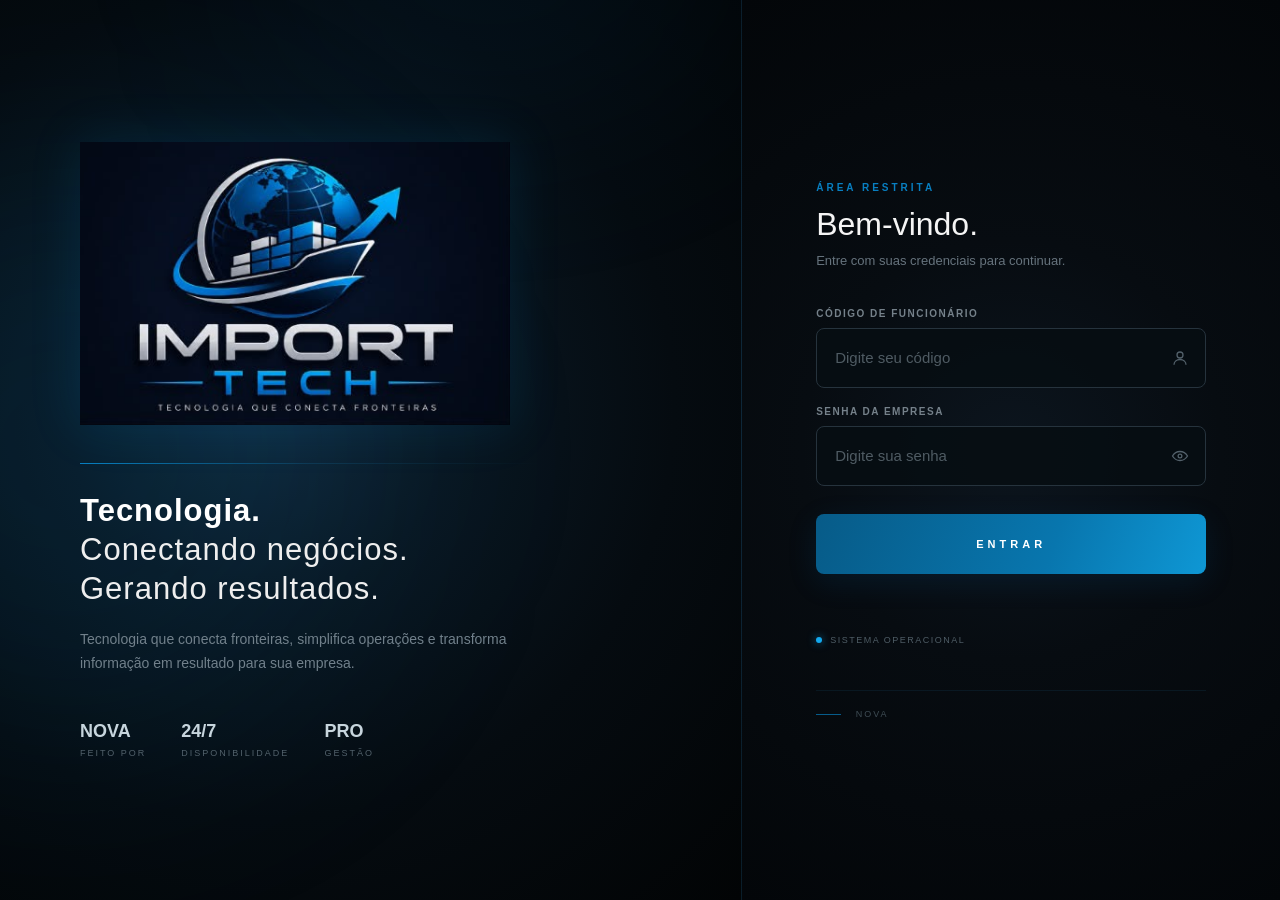
<file: web/index.html>
<!DOCTYPE html>
<html lang="pt-BR">

<head>
    <meta charset="UTF-8">

    <meta
        name="viewport"
        content="width=device-width, initial-scale=1.0"
    >

    <title>Import Tech | Login</title>

    <link rel="stylesheet" href="style.css">
</head>

<body>

    <div class="page">

        <!-- LADO DA MARCA -->
        <section class="brand-side">

            <div class="brand-content">

                <!-- LOGO -->
                <img
                    src="logo.jpeg"
                    alt="Import Tech"
                    class="logo"
                >

                <!-- LINHA -->
                <div class="brand-line"></div>

                <!-- TEXTO -->
                <h1 class="brand-title">
                    <strong>Tecnologia.</strong><br>
                    Conectando negócios.<br>
                    Gerando resultados.
                </h1>

                <!-- DESCRIÇÃO -->
                <p class="brand-description">
                    Tecnologia que conecta fronteiras,
                    simplifica operações e transforma
                    informação em resultado para sua empresa.
                </p>

                <!-- INFORMAÇÕES -->
                <div class="brand-info">

                    <div class="info-item">
                        <span class="info-number">
                            NOVA
                        </span>

                        <span class="info-label">
                            FEITO POR
                        </span>
                    </div>

                    <div class="info-item">
                        <span class="info-number">
                            24/7
                        </span>

                        <span class="info-label">
                            DISPONIBILIDADE
                        </span>
                    </div>

                    <div class="info-item">
                        <span class="info-number">
                            PRO
                        </span>

                        <span class="info-label">
                            GESTÃO
                        </span>
                    </div>

                </div>

            </div>

        </section>


        <!-- LADO DO LOGIN -->
        <section class="login-side">

            <div class="login-box">

                <!-- CABEÇALHO -->
                <div class="login-header">

                    <div class="login-small-title">
                        ÁREA RESTRITA
                    </div>

                    <h2 class="login-title">
                        Bem-vindo.
                    </h2>

                    <p class="login-subtitle">
                        Entre com suas credenciais para continuar.
                    </p>

                </div>


                <!-- FORMULÁRIO -->
                <form id="loginForm">

                    <!-- CÓDIGO DO FUNCIONÁRIO -->
                    <div class="field">

                        <label
                            class="field-label"
                            for="codigoFuncionario"
                        >
                            Código de funcionário
                        </label>

                        <div class="input-wrapper">

                            <input
                                type="text"
                                id="codigoFuncionario"
                                name="codigoFuncionario"
                                placeholder="Digite seu código"
                                autocomplete="username"
                                required
                            >

                            <!-- ÍCONE USUÁRIO -->
                            <svg
                                class="field-icon"
                                viewBox="0 0 24 24"
                                fill="none"
                                stroke="currentColor"
                                stroke-width="1.7"
                            >

                                <circle
                                    cx="12"
                                    cy="8"
                                    r="4"
                                />

                                <path
                                    d="M4 21c0-4.2 3.6-7 8-7s8 2.8 8 7"
                                />

                            </svg>

                        </div>

                    </div>


                    <!-- SENHA -->
                    <div class="field">

                        <label
                            class="field-label"
                            for="senhaEmpresa"
                        >
                            Senha da empresa
                        </label>

                        <div class="input-wrapper">

                            <input
                                type="password"
                                id="senhaEmpresa"
                                name="senhaEmpresa"
                                placeholder="Digite sua senha"
                                autocomplete="current-password"
                                required
                            >

                            <!-- ÍCONE OLHO -->
                            <svg
                                class="field-icon password-toggle"
                                id="togglePassword"
                                viewBox="0 0 24 24"
                                fill="none"
                                stroke="currentColor"
                                stroke-width="1.7"
                            >

                                <path
                                    d="M2 12s3.5-6 10-6 10 6 10 6-3.5 6-10 6S2 12 2 12Z"
                                />

                                <circle
                                    cx="12"
                                    cy="12"
                                    r="2.5"
                                />

                            </svg>

                        </div>

                    </div>


                    <!-- BOTÃO -->
                    <button
                        type="submit"
                        class="btn-login"
                    >
                        ENTRAR
                    </button>


                    <!-- MENSAGEM -->
                    <div
                        class="message"
                        id="message"
                    ></div>

                </form>


                <!-- STATUS -->
                <div class="system-status">

                    <span class="status-dot"></span>

                    SISTEMA OPERACIONAL

                </div>


                <!-- RODAPÉ -->
                <div class="login-footer">
                    NOVA
                </div>

            </div>

        </section>

    </div>


    <!-- JAVASCRIPT -->
    <script src="script.js"></script>

</body>

</html>
</file>
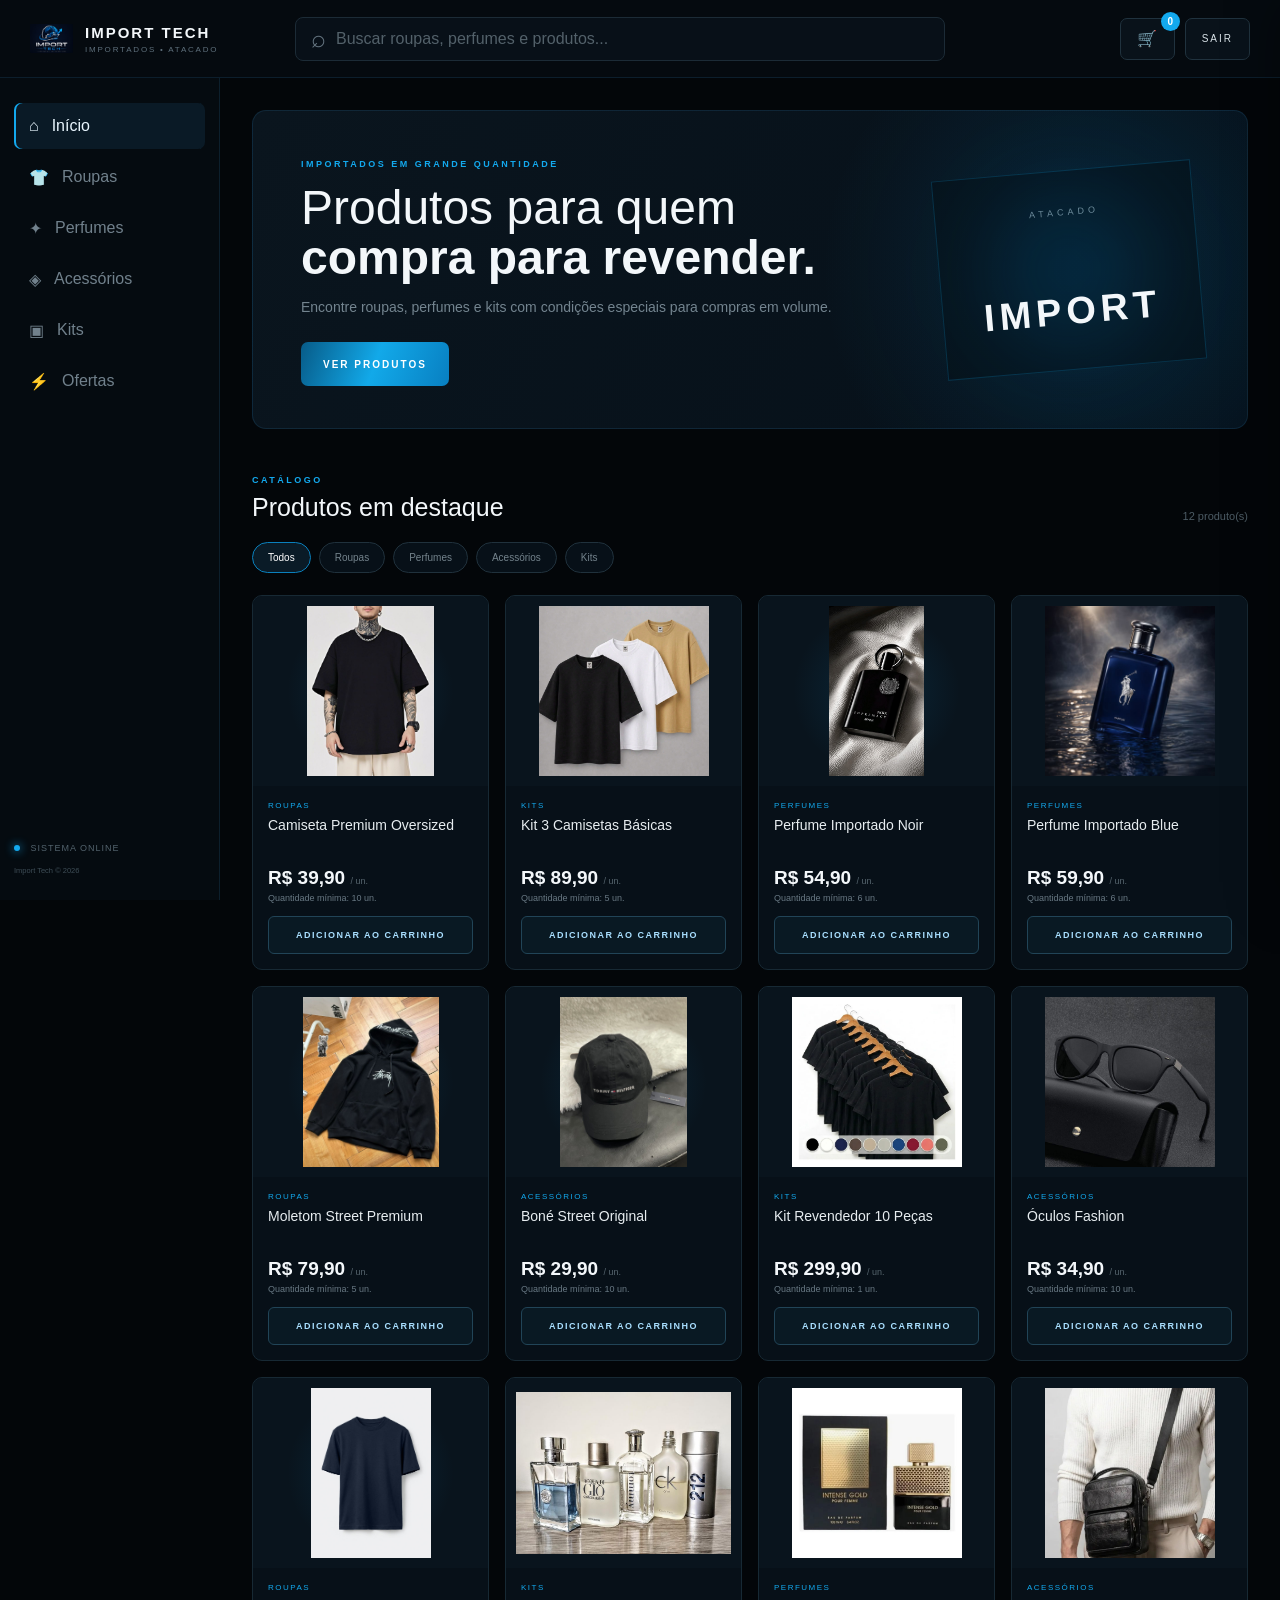
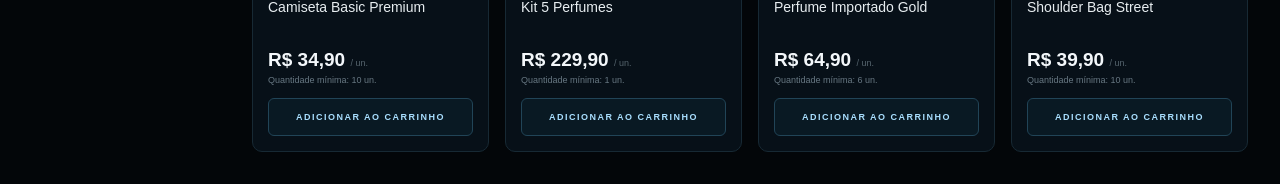
<file: web/checkout-cadastro.html>
<!DOCTYPE html>
<html lang="pt-BR">
<head>
<meta charset="UTF-8">
<meta name="viewport" content="width=device-width,initial-scale=1.0">
<title>Import Tech | Dados da compra</title>
<link rel="stylesheet" href="checkout.css">
</head>
<body>

<header class="topbar">
    <div class="brand">
        <img src="logo.jpeg" alt="Import Tech">
        <div><strong>IMPORT TECH</strong><span>CHECKOUT SEGURO</span></div>
    </div>
    <button onclick="location.href='dashboard.html'">← VOLTAR À LOJA</button>
</header>

<main class="checkout">

    <div class="step">
        <span class="done">1</span> CARRINHO <i></i>
        <span class="active">2</span> DADOS DA EMPRESA <i></i>
        <span>3</span> VERIFICAÇÃO <i></i>
        <span>4</span> PAGAMENTO <i></i>
        <span>5</span> CONFIRMAÇÃO
    </div>

    <div class="center-wrap">
        <section class="box form-box">
            <div class="box-head">
                <span class="eyebrow">CADASTRO DA COMPRA</span>
                <h1>Dados da empresa</h1>
                <p>Preencha as informações abaixo para prosseguirmos com a validação e o pagamento do pedido.</p>
            </div>

            <form id="cadastroForm" novalidate>

                <div class="field" id="fieldEmpresa">
                    <label for="nomeEmpresa">Nome da empresa</label>
                    <input type="text" id="nomeEmpresa" name="nomeEmpresa" placeholder="Ex: Import Comércio LTDA" autocomplete="organization">
                    <div class="field-error">Informe o nome da empresa.</div>
                </div>

                <div class="field" id="fieldFuncionario">
                    <label for="nomeFuncionario">Nome do funcionário responsável pela compra</label>
                    <input type="text" id="nomeFuncionario" name="nomeFuncionario" placeholder="Ex: João da Silva" autocomplete="name">
                    <div class="field-error">Informe o nome do responsável pela compra.</div>
                </div>

                <div class="field" id="fieldEmail">
                    <label for="emailEmpresa">E-mail da empresa responsável pela compra</label>
                    <input type="email" id="emailEmpresa" name="emailEmpresa" placeholder="compras@suaempresa.com" autocomplete="email">
                    <div class="field-error">Informe um e-mail válido.</div>
                    <small class="hint">Enviaremos um código de verificação de 6 dígitos para este e-mail.</small>
                </div>

                <button type="submit" class="primary-btn" id="continueBtn">CONTINUAR PARA VERIFICAÇÃO</button>

                <div class="ghost-note">
                    ⚠ Estes dados são utilizados apenas para identificar a empresa responsável por este pedido.
                </div>

            </form>
        </section>
    </div>

</main>

<script src="checkout-cadastro.js"></script>
</body>
</html>
</file>
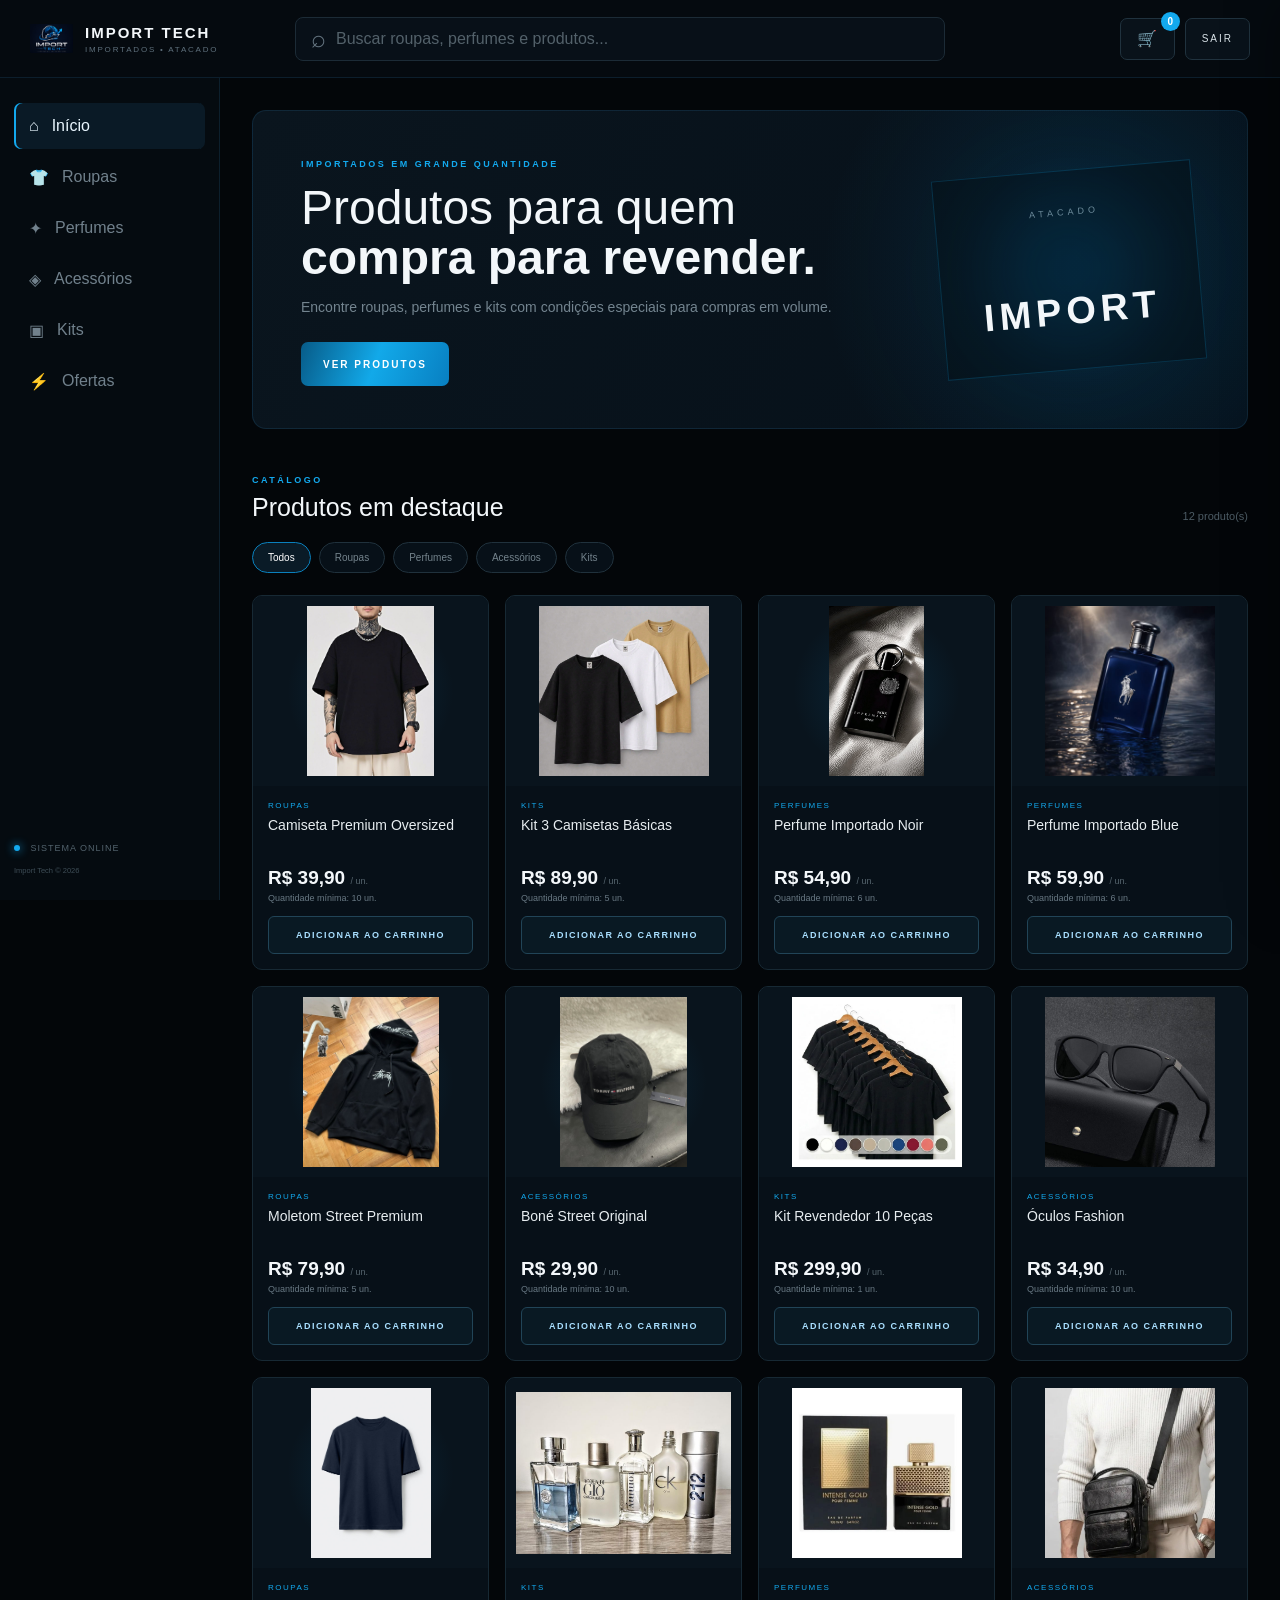
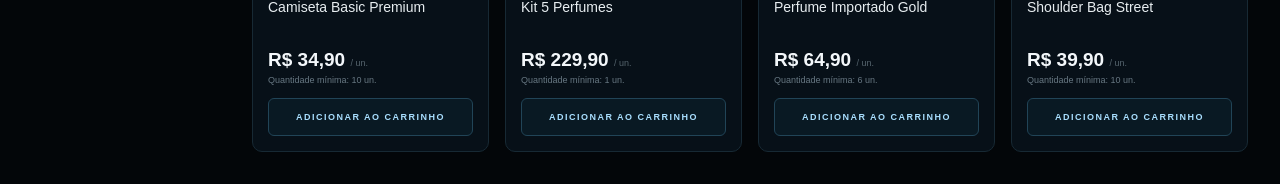
<file: web/checkout-confirmacao.html>
<!DOCTYPE html>
<html lang="pt-BR">
<head>
<meta charset="UTF-8">
<meta name="viewport" content="width=device-width,initial-scale=1.0">
<title>Import Tech | Pagamento confirmado</title>
<link rel="stylesheet" href="checkout.css">
</head>
<body>

<header class="topbar">
    <div class="brand">
        <img src="logo.jpeg" alt="Import Tech">
        <div><strong>IMPORT TECH</strong><span>CHECKOUT SEGURO</span></div>
    </div>
    <button onclick="location.href='dashboard.html'">← VOLTAR À LOJA</button>
</header>

<main class="checkout">

    <div class="step">
        <span class="done">1</span> CARRINHO <i></i>
        <span class="done">2</span> DADOS DA EMPRESA <i></i>
        <span class="done">3</span> VERIFICAÇÃO <i></i>
        <span class="done">4</span> PAGAMENTO <i></i>
        <span class="active">5</span> CONFIRMAÇÃO
    </div>

    <div class="center-wrap">
        <section class="box confirm-wrap" id="confirmBox">

            <div class="check-circle">✓</div>

            <h1 class="confirm-title">Pagamento confirmado!</h1>
            <p class="confirm-sub" id="confirmSub">
                Seu pedido foi registrado com sucesso e a nota será enviada para o e-mail da empresa.
            </p>

            <div class="receipt" id="receipt"></div>

            <div class="confirm-actions">
                <button class="btn-secondary" onclick="window.print()">IMPRIMIR RECIBO</button>
                <button class="btn-primary-solid" onclick="location.href='dashboard.html'">VOLTAR À LOJA</button>
            </div>

        </section>
    </div>

</main>

<script src="checkout-confirmacao.js"></script>
</body>
</html>
</file>
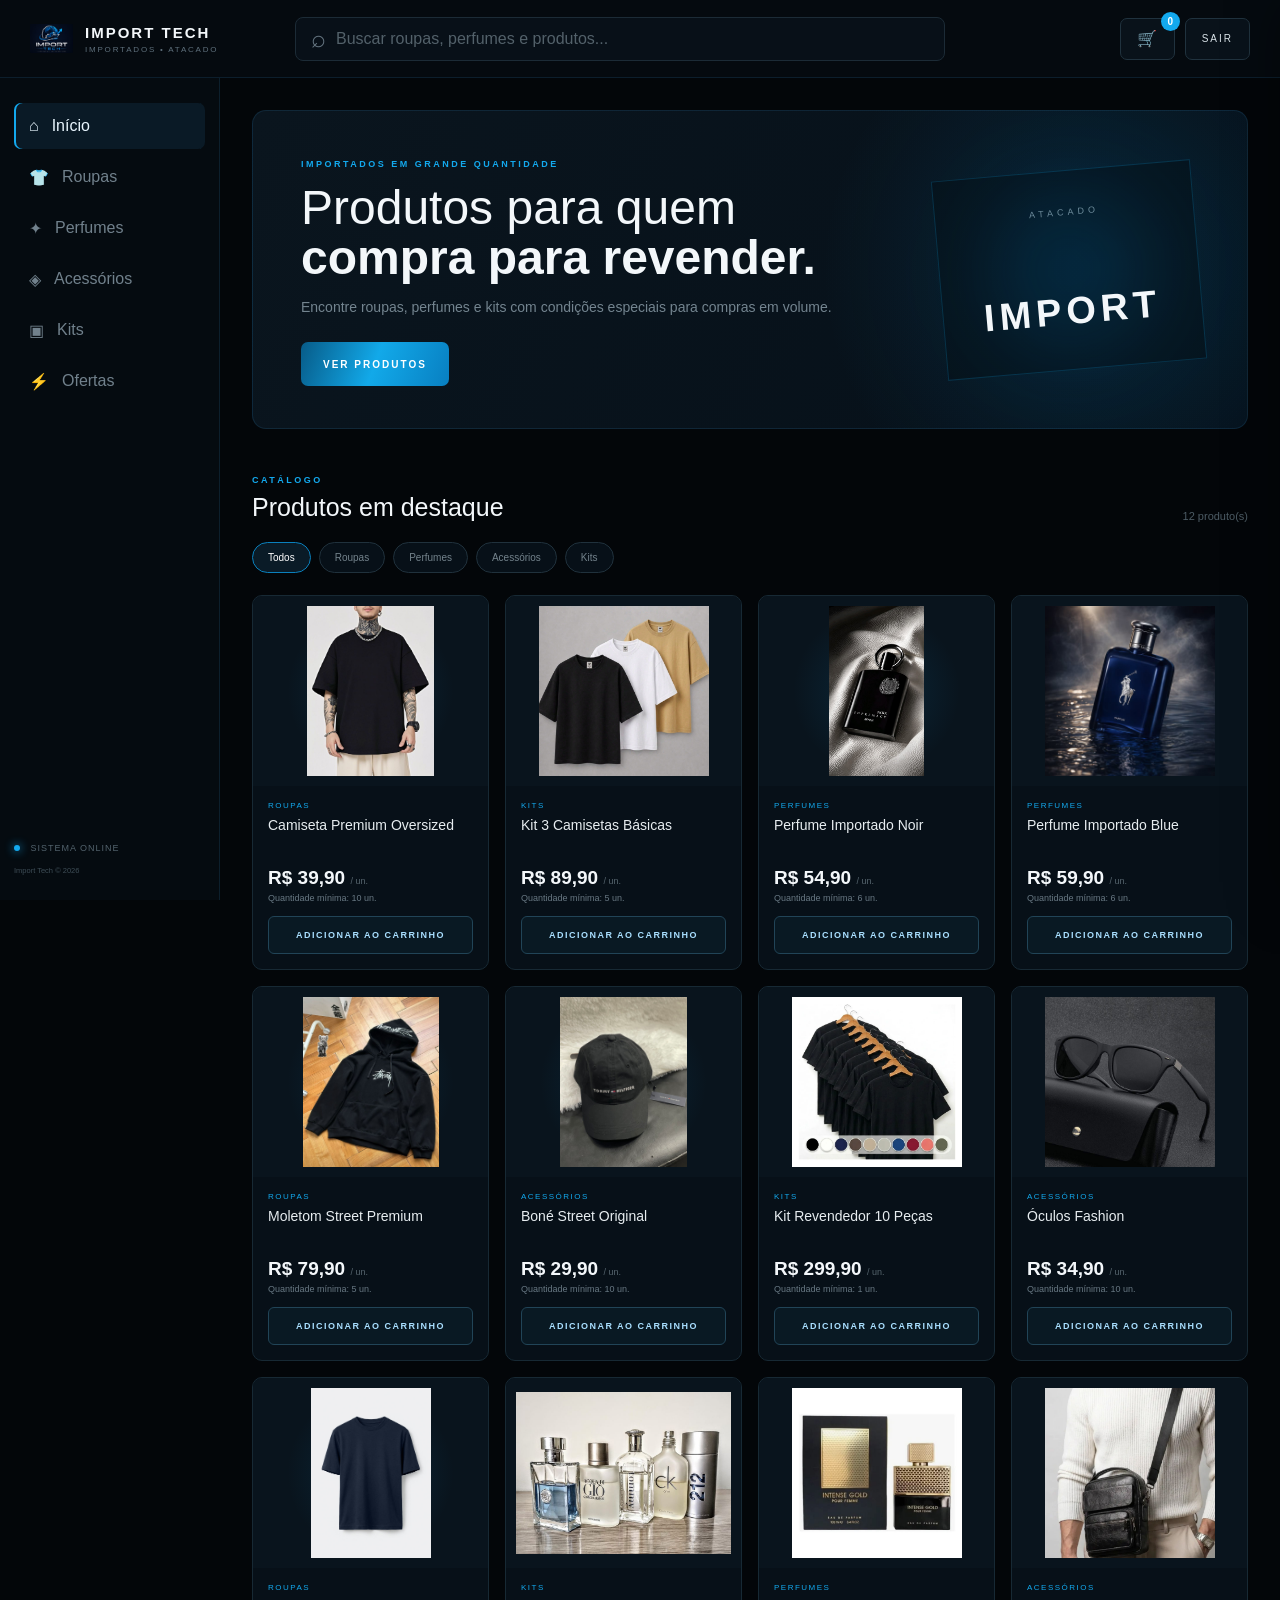
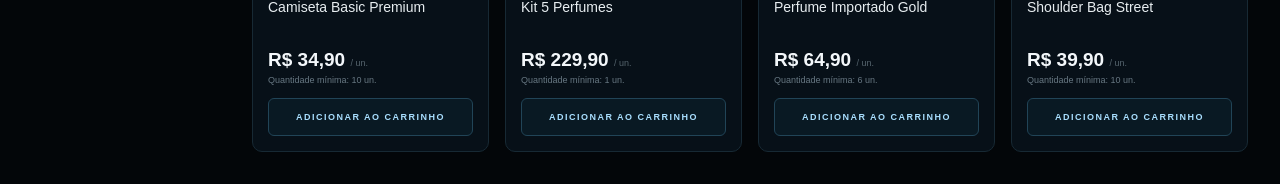
<file: web/checkout-verificacao.html>
<!DOCTYPE html>
<html lang="pt-BR">
<head>
<meta charset="UTF-8">
<meta name="viewport" content="width=device-width,initial-scale=1.0">
<title>Import Tech | Verificação</title>
<link rel="stylesheet" href="checkout.css">
</head>
<body>

<header class="topbar">
    <div class="brand">
        <img src="logo.jpeg" alt="Import Tech">
        <div><strong>IMPORT TECH</strong><span>CHECKOUT SEGURO</span></div>
    </div>
    <button onclick="location.href='checkout-cadastro.html'">← VOLTAR</button>
</header>

<main class="checkout">

    <div class="step">
        <span class="done">1</span> CARRINHO <i></i>
        <span class="done">2</span> DADOS DA EMPRESA <i></i>
        <span class="active">3</span> VERIFICAÇÃO <i></i>
        <span>4</span> PAGAMENTO <i></i>
        <span>5</span> CONFIRMAÇÃO
    </div>

    <div class="center-wrap">
        <section class="box form-box" style="text-align:center">

            <div class="verify-icon">✉</div>

            <span class="eyebrow">VERIFICAÇÃO DE E-MAIL</span>
            <h1 style="font-size:22px;margin:9px 0 6px">Confirme seu e-mail</h1>
            <p style="color:#8698a1;font-size:11px;line-height:1.6">
                Enviamos um código de verificação de 6 dígitos para<br>
                <span class="verify-target" id="targetEmail">—</span>
            </p>

            <form id="verificacaoForm">
                <div class="code-inputs" id="codeInputs">
                    <input type="text" inputmode="numeric" maxlength="1" autocomplete="one-time-code">
                    <input type="text" inputmode="numeric" maxlength="1">
                    <input type="text" inputmode="numeric" maxlength="1">
                    <input type="text" inputmode="numeric" maxlength="1">
                    <input type="text" inputmode="numeric" maxlength="1">
                    <input type="text" inputmode="numeric" maxlength="1">
                </div>

                <button type="submit" class="primary-btn" id="verifyBtn">VERIFICAR E CONTINUAR</button>
            </form>

            <div class="resend-row">
                Não recebeu o código?
                <button type="button" id="resendBtn">Reenviar código</button>
            </div>

            <div class="ghost-note">
                ⚠ Ambiente de demonstração: o código exibido é fictício e qualquer sequência de 6 dígitos é aceita para fins de teste.
            </div>

        </section>
    </div>

</main>

<script src="checkout-verificacao.js"></script>
</body>
</html>
</file>
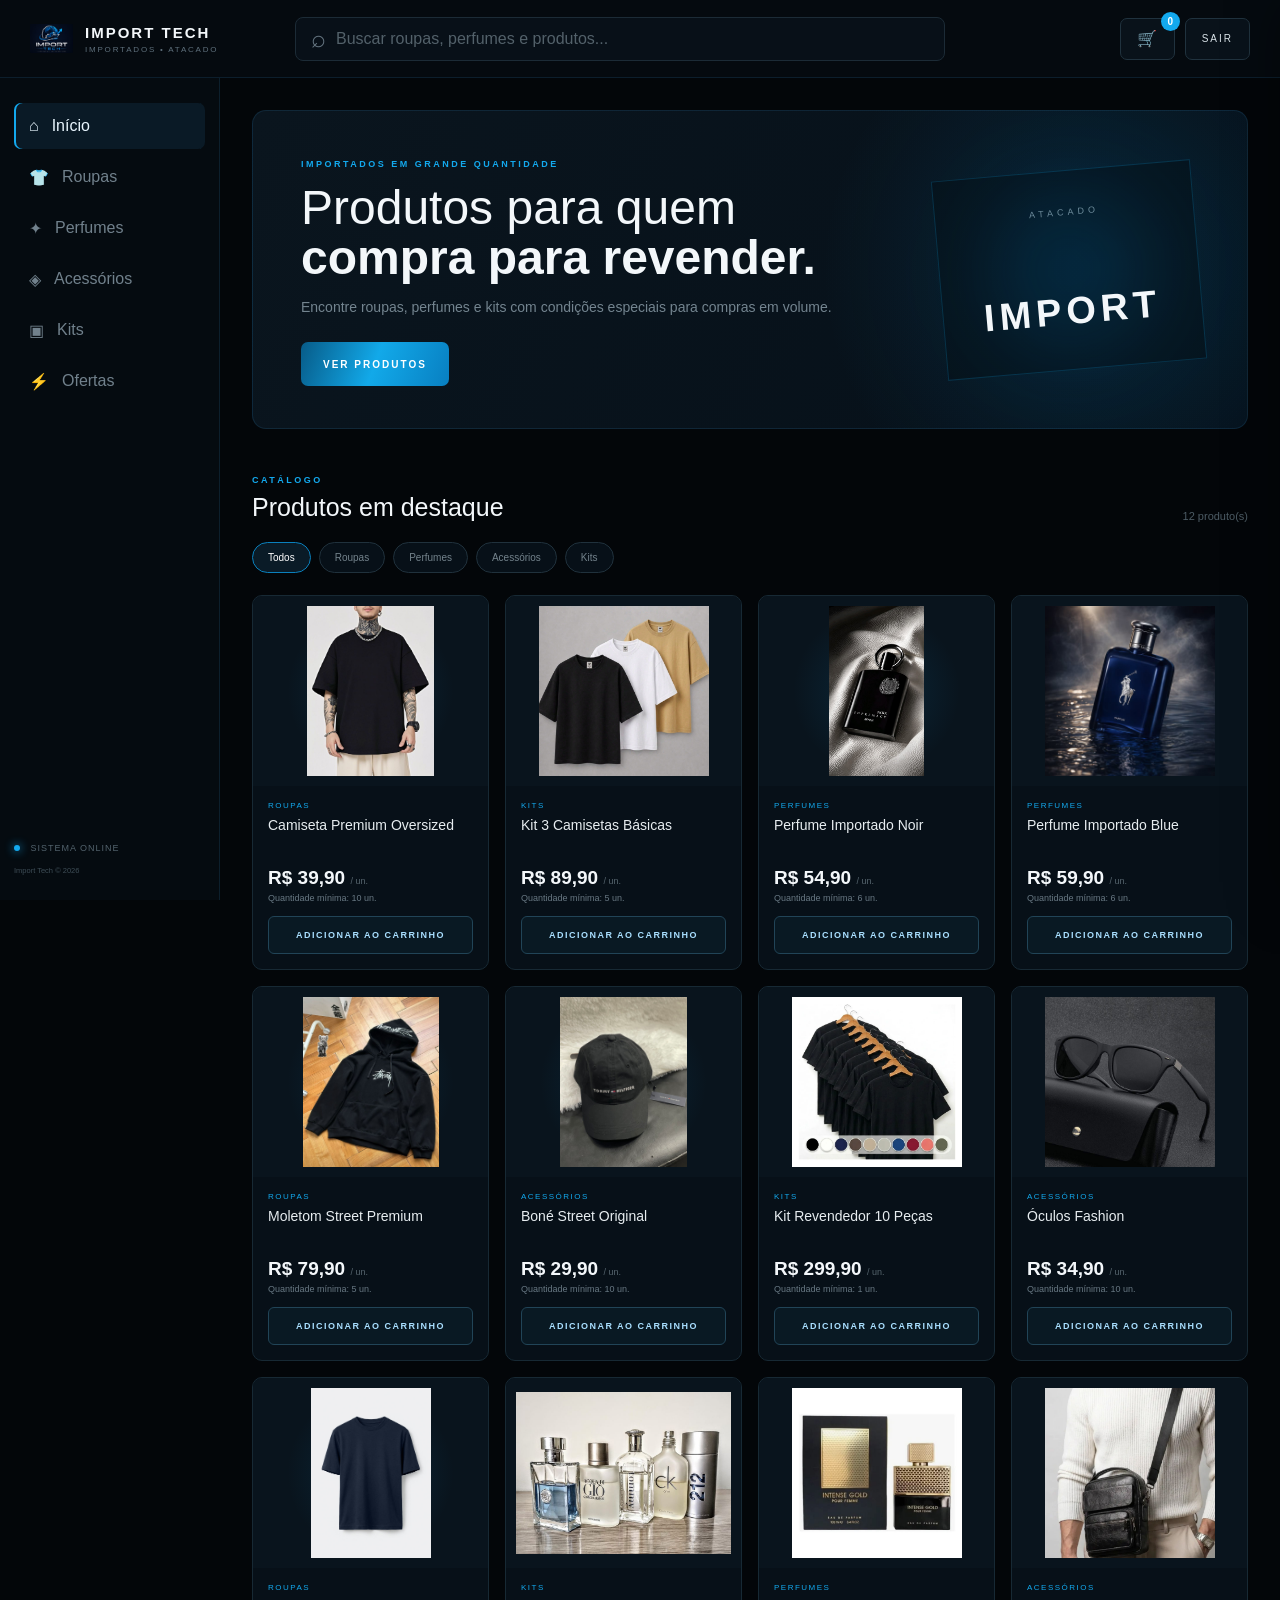
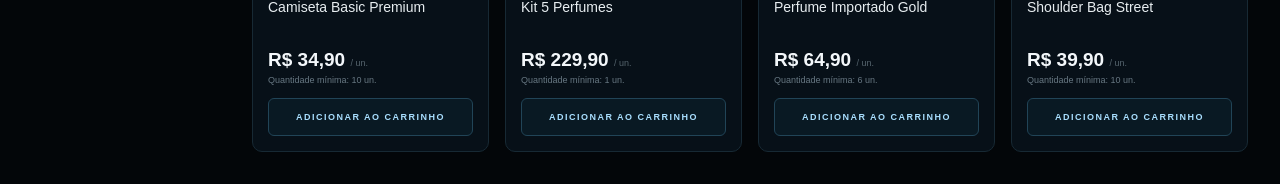
<file: web/dashboard.html>
<!DOCTYPE html>
<html lang="pt-BR">
<head>
    <meta charset="UTF-8">
    <meta name="viewport" content="width=device-width, initial-scale=1.0">
    <title>Import Tech | Loja</title>
    <link rel="stylesheet" href="loja.css">
</head>
<body>

<header class="topbar">
    <div class="brand">
        <img src="logo.jpeg" alt="Import Tech">
        <div>
            <strong>IMPORT TECH</strong>
            <span>IMPORTADOS • ATACADO</span>
        </div>
    </div>

    <div class="search-box">
        <span>⌕</span>
        <input type="text" id="searchInput" placeholder="Buscar roupas, perfumes e produtos...">
    </div>

    <div class="top-actions">
        <button class="icon-btn" id="cartButton" title="Carrinho">🛒 <b id="cartCount">0</b></button>
        <button class="user-btn" id="ownerButton">GESTÃO</button><button class="user-btn" id="logoutButton">SAIR</button>
    </div>
</header>

<div class="layout">
    <aside class="sidebar">
        <nav>
            <button class="menu-item active" data-category="todos">⌂ <span>Início</span></button>
            <button class="menu-item" data-category="roupas">👕 <span>Roupas</span></button>
            <button class="menu-item" data-category="perfumes">✦ <span>Perfumes</span></button>
            <button class="menu-item" data-category="acessorios">◈ <span>Acessórios</span></button>
            <button class="menu-item" data-category="kits">▣ <span>Kits</span></button>
            <button class="menu-item" data-category="ofertas">⚡ <span>Ofertas</span></button>
        </nav>

        <div class="sidebar-bottom">
            <div class="status"><i></i> SISTEMA ONLINE</div>
            <small>Import Tech © 2026</small>
        </div>
    </aside>

    <main class="content">
        <section class="hero">
            <div>
                <span class="eyebrow">IMPORTADOS EM GRANDE QUANTIDADE</span>
                <h1>Produtos para quem<br><strong>compra para revender.</strong></h1>
                <p>Encontre roupas, perfumes e kits com condições especiais para compras em volume.</p>
                <button class="primary-btn" id="heroButton">VER PRODUTOS</button>
            </div>
            <div class="hero-art">
                <div class="glow"></div>
                <span>ATACADO</span>
                <strong>IMPORT</strong>
            </div>
        </section>

        <section class="section">
            <div class="section-title">
                <div>
                    <span class="eyebrow">CATÁLOGO</span>
                    <h2>Produtos em destaque</h2>
                </div>
                <span id="resultInfo"></span>
            </div>

            <div class="category-row">
                <button class="category-chip active" data-category="todos">Todos</button>
                <button class="category-chip" data-category="roupas">Roupas</button>
                <button class="category-chip" data-category="perfumes">Perfumes</button>
                <button class="category-chip" data-category="acessorios">Acessórios</button>
                <button class="category-chip" data-category="kits">Kits</button>
            </div>

            <div class="products" id="products"></div>
        </section>
    </main>
</div>

<div class="cart-panel" id="cartPanel">
    <div class="cart-header">
        <div>
            <span class="eyebrow">SEU PEDIDO</span>
            <h2>Carrinho</h2>
        </div>
        <button id="closeCart">×</button>
    </div>
    <div id="cartItems" class="cart-items"></div>
    <div class="cart-footer">
        <div><span>Total</span><strong id="cartTotal">R$ 0,00</strong></div>
        <button class="primary-btn" id="finishButton">FINALIZAR PEDIDO</button>
    </div>
</div>

<div class="overlay" id="overlay"></div>
<div class="toast" id="toast"></div>

<script src="loja.js"></script>
</body>
</html>
</file>
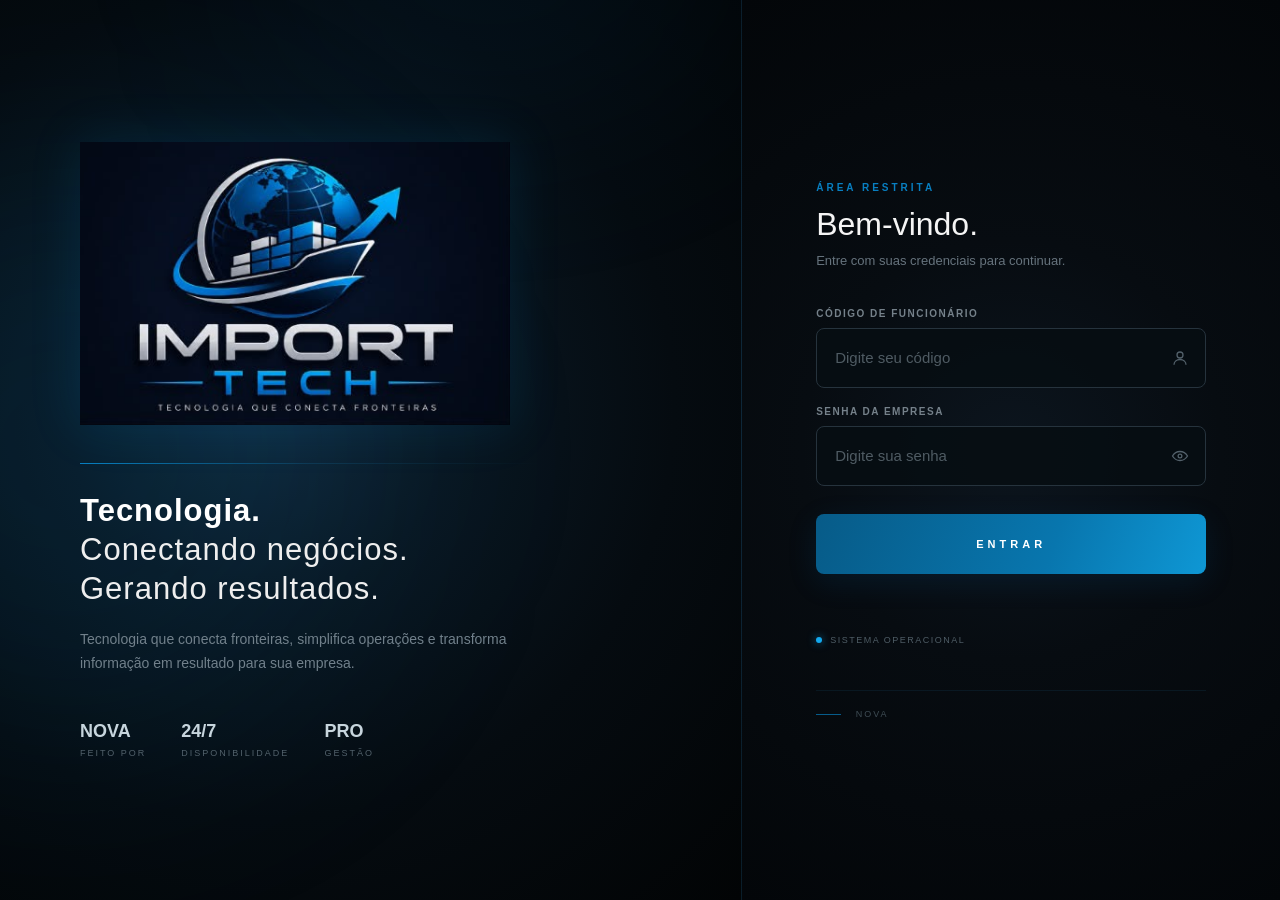
<file: web/employee.html>
<!DOCTYPE html>
<html lang="pt-BR"><head><meta charset="UTF-8"><meta name="viewport" content="width=device-width,initial-scale=1.0"><title>Import Tech | Funcionário</title><link rel="stylesheet" href="owner.css"></head>
<body>
<header class="topbar"><div class="brand"><img src="logo.jpeg"><div><strong>IMPORT TECH</strong><span>PERFIL DO FUNCIONÁRIO</span></div></div><div class="owner-status"><i></i>SISTEMA ONLINE</div><button class="back-btn" onclick="logout()">SAIR</button></header>
<main class="owner-content" style="max-width:1250px">
  <div class="heading"><div><span class="eyebrow">ÁREA DA EQUIPE</span><h1>Olá, <span id="employeeName">Funcionário</span> 👋</h1><p>Atenda pedidos, consulte estoque e registre atividades da loja.</p></div><button class="primary" onclick="location.href='dashboard.html'">IR PARA A LOJA</button></div>
  <div class="cards three"><div class="stat"><span>PEDIDOS PAGOS</span><strong id="paidCount">0</strong><em>aguardando operação</em></div><div class="stat"><span>VENDAS HOJE</span><strong id="todaySales">R$ 0,00</strong><em>pedidos registrados</em></div><div class="stat"><span>ESTOQUE BAIXO</span><strong id="lowStock">0</strong><em class="warn">produtos precisam de atenção</em></div></div>
  <div class="quick-grid"><button onclick="showTab('orders')">🛒 <b>Atender pedidos</b><small>Atualizar o status</small></button><button onclick="showTab('stock')">📦 <b>Consultar estoque</b><small>Ver disponibilidade</small></button><button onclick="registerActivity()">✓ <b>Registrar atendimento</b><small>Salvar uma atividade</small></button><button onclick="logout()">↪ <b>Sair</b><small>Encerrar acesso</small></button></div>
  <section id="orders" class="section active-section"><div class="panel"><div class="panel-head"><div><span class="eyebrow">OPERAÇÃO</span><h2>Pedidos</h2></div><input id="orderSearch" placeholder="Buscar pedido..." oninput="renderOrders()"></div><div class="table-wrap"><table><thead><tr><th>PEDIDO</th><th>CLIENTE</th><th>VALOR</th><th>FORMA</th><th>STATUS</th><th>AÇÃO</th></tr></thead><tbody id="ordersTable"></tbody></table></div></div></section>
  <section id="stock" class="section"><div class="panel"><div class="panel-head"><div><span class="eyebrow">INVENTÁRIO</span><h2>Consulta de estoque</h2></div></div><div id="stockList" class="stock-editor"></div></div></section>
  <section class="section" id="activity"><div class="panel"><span class="eyebrow">ATIVIDADES</span><h2>Registro de atendimento</h2><div id="activityList" class="customer-list"></div></div></section>
</main>
<script src="employee.js"></script></body></html>
</file>
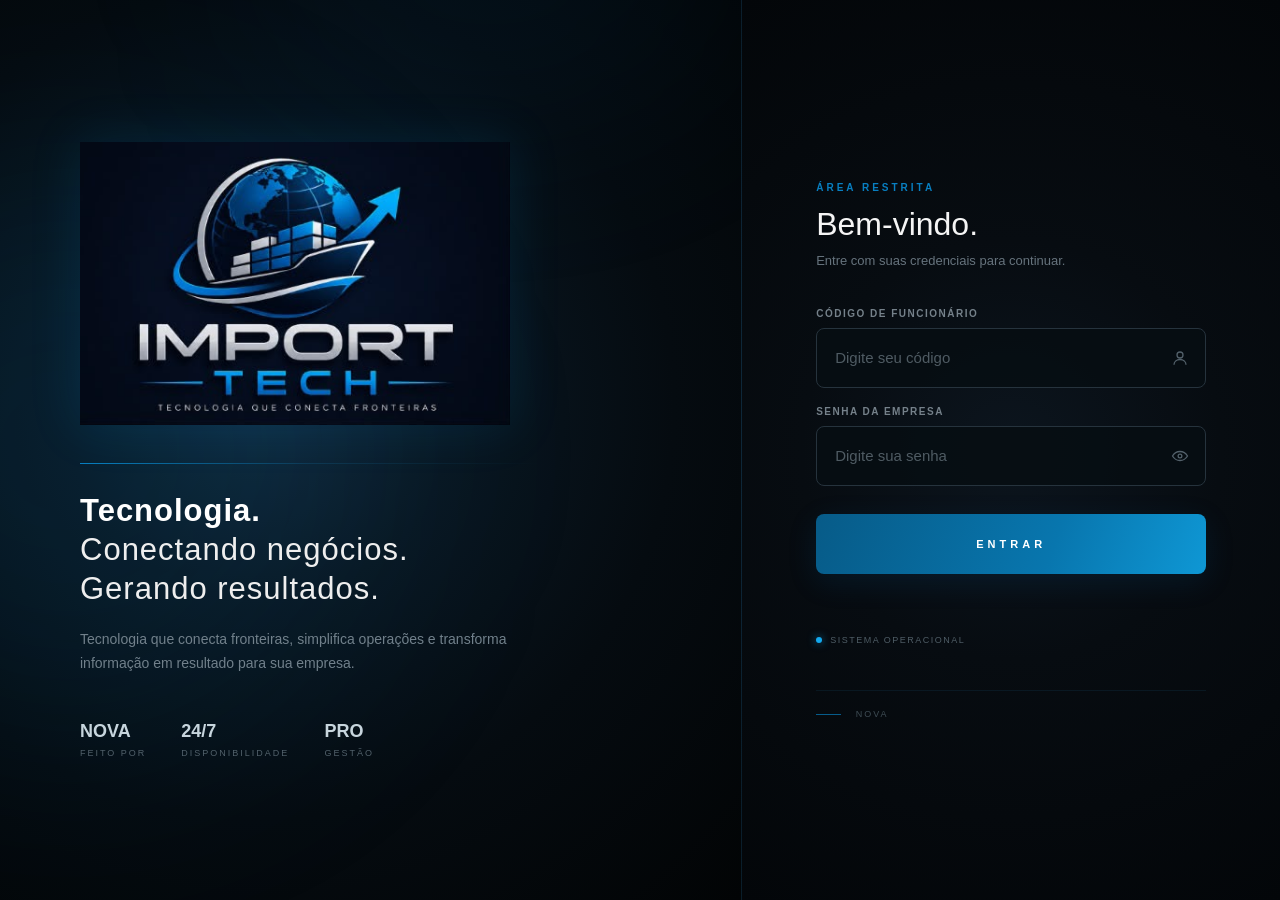
<file: web/owner.html>
<!DOCTYPE html>
<html lang="pt-BR">
<head>
<meta charset="UTF-8"><meta name="viewport" content="width=device-width,initial-scale=1.0">
<title>Import Tech | Proprietário</title><link rel="stylesheet" href="owner.css">
</head>
<body>
<header class="topbar"><div class="brand"><img src="logo.jpeg"><div><strong>IMPORT TECH</strong><span>PAINEL DO PROPRIETÁRIO</span></div></div><div class="owner-status"><i></i>SISTEMA ONLINE</div><div class="owner-actions"><button class="back-btn" onclick="location.href='dashboard.html'">🛍️ IR PARA LOJA</button><button class="back-btn" onclick="sessionStorage.clear();location.href='index.html'">SAIR</button></div></header>
<main class="owner-layout">
<aside class="owner-side"><div class="profile"><div class="avatar">IT</div><div><b>Proprietário</b><small>Acesso administrativo</small></div></div>
<button class="side-item active" data-section="overview">▦ <span>Visão geral</span></button><button class="side-item" data-section="orders">◫ <span>Pedidos</span></button><button class="side-item" data-section="products">▣ <span>Produtos</span></button><button class="side-item" data-section="stock">◈ <span>Estoque</span></button><button class="side-item" data-section="employees">♙ <span>Funcionários</span></button><button class="side-item" data-section="customers">◉ <span>Clientes</span></button><button class="side-item" data-section="finance">$ <span>Financeiro</span></button><button class="side-item" data-section="reports">⌁ <span>Relatórios</span></button><button class="side-item" data-section="settings">⚙ <span>Configurações</span></button><div class="side-footer">Import Tech © 2026</div></aside>
<section class="owner-content">
<div class="heading"><div><span class="eyebrow">CONTROLE DA LOJA</span><h1 id="sectionTitle">Painel do proprietário</h1><p id="sectionSubtitle">Acompanhe vendas, pedidos, produtos e equipe em um só lugar.</p></div><button class="primary" id="headerAction">+ ADICIONAR PRODUTO</button></div>

<section class="section active-section" id="overview">
<div class="cards"><div class="stat"><span>VENDAS DO MÊS</span><strong id="salesTotal">R$ 18.740,50</strong><em>↑ 12,8% <small>vs. mês anterior</small></em></div><div class="stat"><span>PEDIDOS</span><strong id="orderTotal">126</strong><em>↑ 8,4% <small>este mês</small></em></div><div class="stat"><span>TICKET MÉDIO</span><strong id="ticketTotal">R$ 148,73</strong><em>↑ 4,1% <small>este mês</small></em></div><div class="stat"><span>ESTOQUE</span><strong id="stockTotal">842</strong><em class="warn" id="lowStockCount">17 produtos <small>em baixa</small></em></div></div>
<div class="quick-grid"><button onclick="showSection('products')">📦 <b>Gerenciar produtos</b><small>Adicionar, editar e excluir</small></button><button onclick="showSection('orders')">🛒 <b>Gerenciar pedidos</b><small>Atualizar status dos pedidos</small></button><button onclick="showSection('employees')">👥 <b>Equipe</b><small>Controle de funcionários</small></button><button onclick="showSection('finance')">💰 <b>Financeiro</b><small>Faturamento e indicadores</small></button></div>
<div class="grid"><div class="panel sales"><div class="panel-head"><div><span class="eyebrow">DESEMPENHO</span><h2>Vendas recentes</h2></div><select id="periodSelect"><option>Últimos 7 dias</option><option>Últimos 30 dias</option><option>Últimos 90 dias</option></select></div><div class="chart"><div class="bars"><i style="height:42%"></i><i style="height:65%"></i><i style="height:51%"></i><i style="height:82%"></i><i style="height:62%"></i><i style="height:91%"></i><i style="height:74%"></i></div><div class="days"><span>SEG</span><span>TER</span><span>QUA</span><span>QUI</span><span>SEX</span><span>SÁB</span><span>DOM</span></div></div></div><div class="panel"><div class="panel-head"><div><span class="eyebrow">ESTOQUE</span><h2>Produtos em baixa</h2></div><button class="link-btn" onclick="showSection('stock')">VER TODOS</button></div><div class="stock" id="lowStockList"></div></div></div>
<div class="panel orders"><div class="panel-head"><div><span class="eyebrow">ÚLTIMAS MOVIMENTAÇÕES</span><h2>Pedidos recentes</h2></div><button class="link-btn" onclick="showSection('orders')">VER PEDIDOS</button></div><div class="table-wrap"><table><thead><tr><th>PEDIDO</th><th>CLIENTE</th><th>DATA</th><th>VALOR</th><th>STATUS</th></tr></thead><tbody id="recentOrders"></tbody></table></div></div>
</section>

<section class="section" id="orders"><div class="panel"><div class="toolbar"><input id="orderSearch" placeholder="Buscar pedido ou cliente..."><select id="orderFilter"><option>Todos</option><option>Pendente</option><option>Pago</option><option>Preparando</option><option>Enviado</option><option>Concluído</option></select></div><div class="table-wrap"><table><thead><tr><th>PEDIDO</th><th>CLIENTE</th><th>DATA</th><th>VALOR</th><th>STATUS</th><th>AÇÃO</th></tr></thead><tbody id="ordersTable"></tbody></table></div></div></section>

<section class="section" id="products"><div class="panel"><div class="toolbar"><input id="productSearch" placeholder="Buscar produto..."><button class="primary" onclick="openProductModal()">+ NOVO PRODUTO</button></div><div class="table-wrap"><table><thead><tr><th>PRODUTO</th><th>PREÇO</th><th>ESTOQUE</th><th>STATUS</th><th>AÇÕES</th></tr></thead><tbody id="productsTable"></tbody></table></div></div></section>
<section class="section" id="stock"><div class="cards three"><div class="stat"><span>UNIDADES EM ESTOQUE</span><strong id="stockUnits">842</strong><em>inventário atual</em></div><div class="stat"><span>ESTOQUE BAIXO</span><strong id="stockLow">17</strong><em class="warn">precisam de reposição</em></div><div class="stat"><span>VALOR ESTIMADO</span><strong id="stockValue">R$ 42.580,00</strong><em>custo do estoque</em></div></div><div class="panel"><h2>Controle de estoque</h2><p class="muted">Atualize rapidamente a quantidade disponível de cada produto.</p><div id="stockEditor" class="stock-editor"></div></div></section>
<section class="section" id="employees"><div class="panel"><div class="toolbar"><div><h2>Funcionários</h2><p class="muted">Gerencie acessos e funções da equipe.</p></div><button class="primary" onclick="addEmployee()">+ NOVO FUNCIONÁRIO</button></div><div id="employeesList" class="employee-grid"></div></div></section>
<section class="section" id="customers"><div class="cards three"><div class="stat"><span>CLIENTES CADASTRADOS</span><strong>384</strong><em>↑ 6,2% no mês</em></div><div class="stat"><span>CLIENTES ATIVOS</span><strong>271</strong><em>compraram recentemente</em></div><div class="stat"><span>NOVOS CLIENTES</span><strong>42</strong><em>este mês</em></div></div><div class="panel"><h2>Clientes recentes</h2><div class="customer-list"><div><b>Cliente varejista</b><small>3 pedidos • R$ 1.299,70</small></div><div><b>Loja Central</b><small>5 pedidos • R$ 3.420,20</small></div><div><b>Revenda Sul</b><small>2 pedidos • R$ 899,90</small></div></div></div></section>
<section class="section" id="finance"><div class="cards"><div class="stat"><span>FATURAMENTO</span><strong>R$ 18.740,50</strong><em>este mês</em></div><div class="stat"><span>DESPESAS</span><strong>R$ 6.320,00</strong><em>este mês</em></div><div class="stat"><span>LUCRO ESTIMADO</span><strong>R$ 12.420,50</strong><em>margem de 66,3%</em></div><div class="stat"><span>A RECEBER</span><strong>R$ 1.899,40</strong><em class="warn">4 pedidos</em></div></div><div class="panel"><h2>Resumo financeiro</h2><div class="finance-row"><span>Vendas no cartão</span><b>R$ 10.420,50</b></div><div class="finance-row"><span>Vendas via PIX</span><b>R$ 7.820,00</b></div><div class="finance-row"><span>Outras formas</span><b>R$ 500,00</b></div></div></section>
<section class="section" id="reports"><div class="panel"><div class="report-head"><div><span class="eyebrow">RELATÓRIO</span><h2>Desempenho da loja</h2></div><button class="primary" onclick="exportReport()">BAIXAR RELATÓRIO</button></div><div class="report-grid"><div><b>Produto mais vendido</b><strong>Boné Street Original</strong><small>84 unidades</small></div><div><b>Melhor dia</b><strong>Sábado</strong><small>R$ 4.280,00</small></div><div><b>Forma de pagamento</b><strong>PIX</strong><small>41,7% das vendas</small></div><div><b>Crescimento</b><strong>+12,8%</strong><small>comparado ao mês anterior</small></div></div></div></section>
<section class="section" id="settings"><div class="panel settings"><h2>Configurações da loja</h2><label>Nome da loja<input value="Import Tech"></label><label>Contato<input value="(51) 99999-9999"></label><label>E-mail<input value="contato@importtech.com"></label><label>Meta mensal<input value="R$ 25.000,00"></label><button class="primary" onclick="saveSettings()">SALVAR CONFIGURAÇÕES</button></div></section>
</section></main>
<div class="modal" id="productModal"><div class="modal-box"><button class="close" onclick="closeProductModal()">×</button><h2 id="modalTitle">Novo produto</h2><label>Nome<input id="pName"></label><label>Preço<input id="pPrice" type="number" step="0.01"></label><label>Estoque<input id="pStock" type="number"></label><button class="primary" onclick="saveProduct()">SALVAR PRODUTO</button></div></div>
<script src="owner.js"></script>
</body></html>
</file>
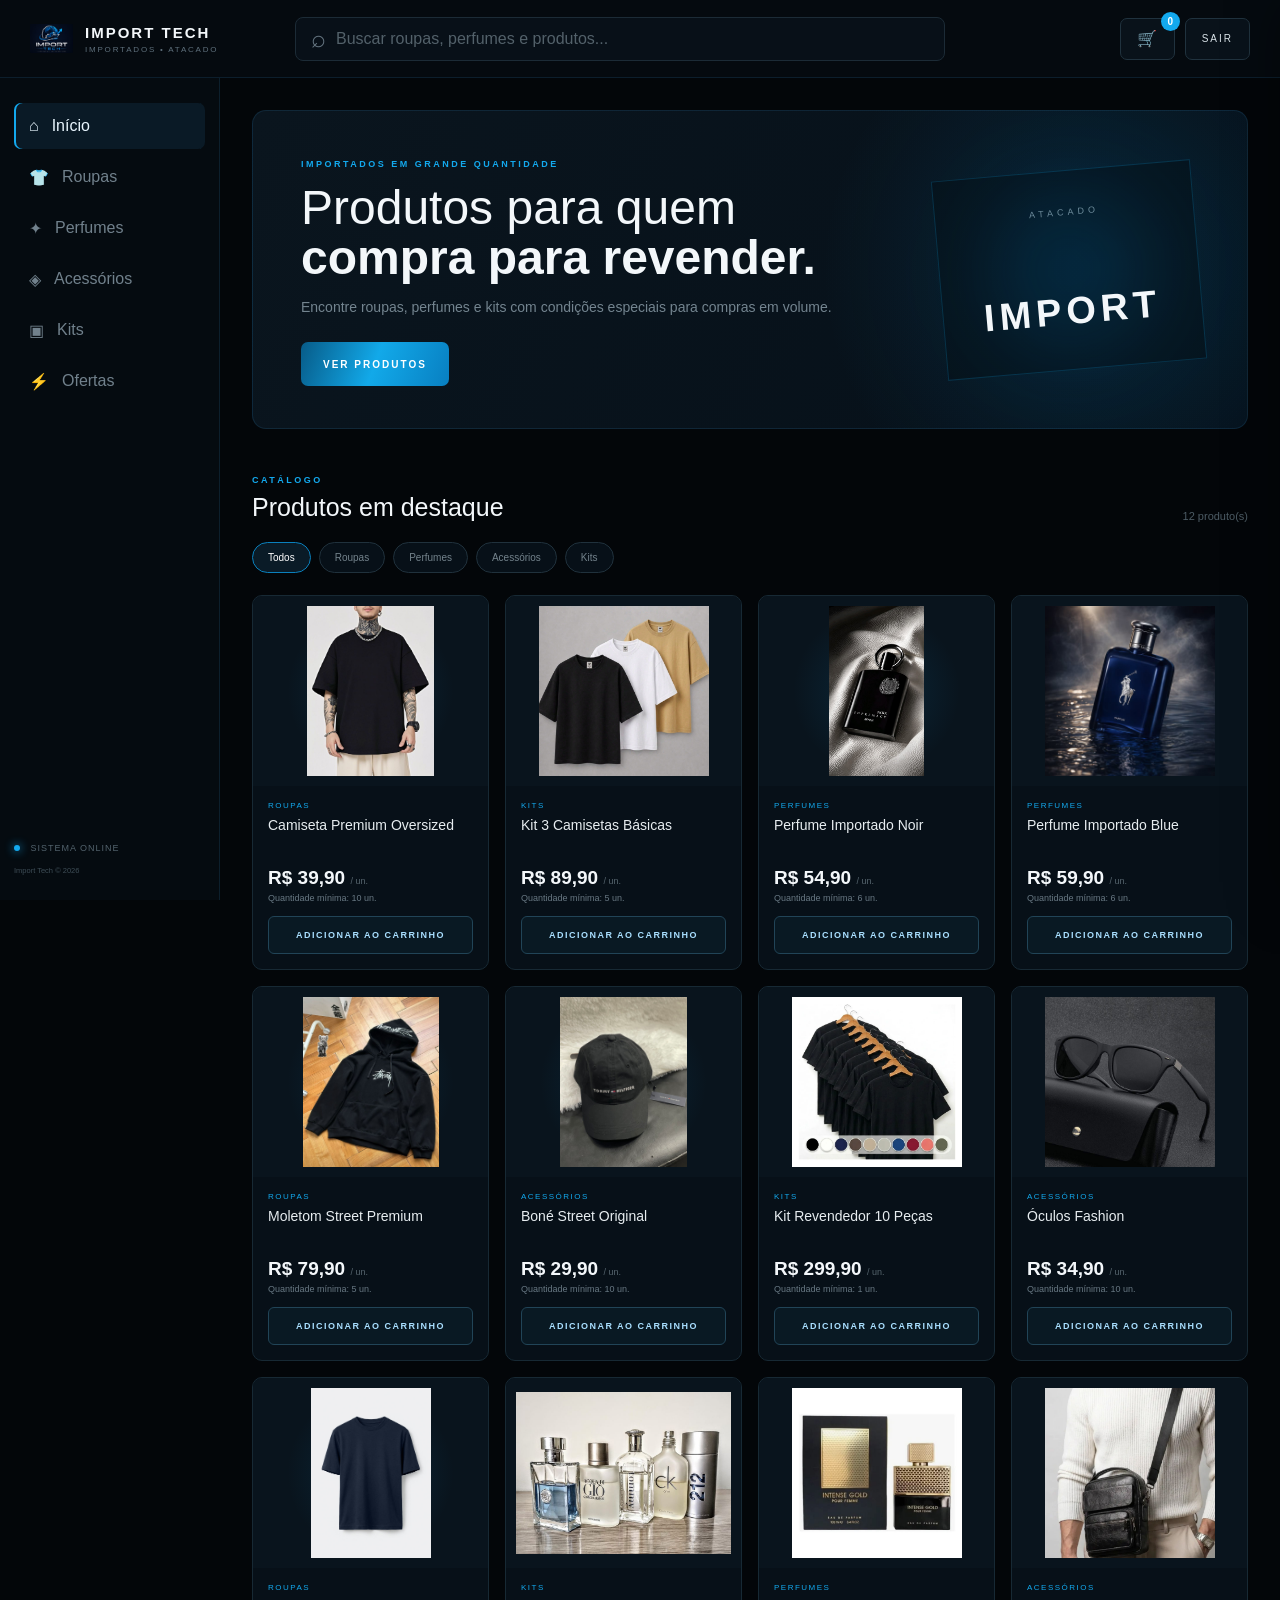
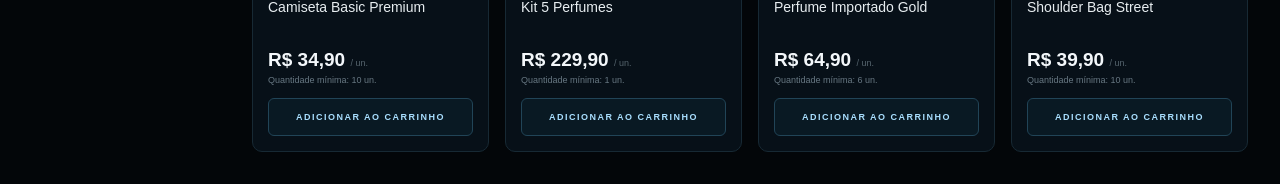
<file: web/payment.html>
<!DOCTYPE html>
<html lang="pt-BR">
<head><meta charset="UTF-8"><meta name="viewport" content="width=device-width,initial-scale=1.0"><title>Import Tech | Pagamento</title><link rel="stylesheet" href="payment.css"></head>
<body>
<header class="topbar"><div class="brand"><img src="logo.jpeg"><div><strong>IMPORT TECH</strong><span>CHECKOUT SEGURO</span></div></div><button onclick="location.href='dashboard.html'">← VOLTAR À LOJA</button></header>
<main class="checkout"><div class="step"><span class="done">1</span> CARRINHO <i></i><span class="done">2</span> DADOS DA EMPRESA <i></i><span class="done">3</span> VERIFICAÇÃO <i></i><span class="active">4</span> PAGAMENTO <i></i><span>5</span> CONFIRMAÇÃO</div>
<div class="checkout-grid"><section class="box"><div class="box-head"><div><span class="eyebrow">PAGAMENTO</span><h1>Finalize seu pedido</h1><p>Escolha uma forma de pagamento.</p></div></div>
<div class="methods"><button class="method active" data-method="pix"><b>PIX</b><small>Aprovação imediata</small></button><button class="method" data-method="card"><b>CARTÃO</b><small>Crédito ou débito</small></button></div>
<div id="pixArea" class="pix-area"><div class="qr-wrap"><div id="qr" class="qr"></div><small>QR CODE DEMONSTRATIVO</small></div><div class="pix-info"><h2>Pagamento via PIX</h2><p>Abra o aplicativo do seu banco e escaneie o QR Code.</p><label>PIX Copia e Cola</label><div class="copy"><input id="pixCode" readonly><button id="copyBtn">COPIAR</button></div><div class="notice">⚠ Este QR Code é <b>fictício</b> e serve apenas para demonstração do projeto.</div></div></div>
<div id="cardArea" class="card-area hidden"><label>Número do cartão<input placeholder="0000 0000 0000 0000" maxlength="19"></label><div class="twocol"><label>Validade<input placeholder="MM/AA"></label><label>CVV<input placeholder="000"></label></div><label>Nome no cartão<input placeholder="NOME COMPLETO"></label></div>
<button id="confirm" class="confirm">CONFIRMAR PAGAMENTO</button><div id="success" class="success hidden">✓ Pagamento simulado confirmado! Seu pedido foi registrado.</div></section>
<aside class="summary box"><span class="eyebrow">RESUMO</span><h2>Seu pedido</h2><div id="companyInfo" class="company-info"></div><div id="items"></div><div class="total"><span>Total</span><strong id="total">R$ 0,00</strong></div></aside></div></main><script src="payment.js"></script></body></html>
</file>
<file: web/style.css>
/* =====================================================
   CORES
===================================================== */

:root {

    --black: #030609;
    --black-light: #07101a;
    --panel: #0b121a;

    --white: #ffffff;
    --silver: #c9c9c9;
    --gray: #777777;
    --dark-gray: #263442;

    --blue-dark: #071a2d;
    --blue: #087fc1;
    --blue-light: #13a9ee;

    --line: rgba(20,130,190,0.16);
}


/* =====================================================
   RESET
===================================================== */

* {

    margin: 0;
    padding: 0;
    box-sizing: border-box;

    font-family:
        "Segoe UI",
        Arial,
        Helvetica,
        sans-serif;
}


/* =====================================================
   BODY
===================================================== */

body {

    min-height: 100vh;

    background: #020507;

    color: var(--white);

    overflow: hidden;
}


/* =====================================================
   PÁGINA
===================================================== */

.page {

    min-height: 100vh;

    display: flex;

    position: relative;
}


/* =====================================================
   LADO DA MARCA
===================================================== */

.brand-side {

    width: 58%;

    min-height: 100vh;

    position: relative;

    display: flex;

    align-items: center;
    justify-content: center;

    padding: 80px;

    overflow: hidden;

    background:

        radial-gradient(
            circle at 35% 45%,
            #10283b 0%,
            #091722 28%,
            #050b10 60%,
            #020405 100%
        );

    border-right:
        1px solid
        rgba(40,130,180,0.18);
}


/* =====================================================
   BRILHO AZUL
===================================================== */

.brand-side::before {

    content: "";

    position: absolute;

    width: 600px;
    height: 600px;

    left: -230px;
    top: 50%;

    transform:
        translateY(-50%);

    border-radius: 50%;

    background:
        rgba(0,105,170,0.10);

    filter:
        blur(110px);
}


/* =====================================================
   BRILHO SUPERIOR
===================================================== */

.brand-side::after {

    content: "";

    position: absolute;

    width: 500px;
    height: 300px;

    right: 0;
    top: -180px;

    background:
        rgba(0,125,200,0.06);

    filter:
        blur(100px);

    border-radius: 50%;
}


/* =====================================================
   CONTEÚDO DA MARCA
===================================================== */

.brand-content {

    width: 100%;

    max-width: 600px;

    position: relative;

    z-index: 2;
}


/* =====================================================
   LOGO
===================================================== */

.logo {

    width: 100%;

    max-width: 430px;

    height: auto;

    display: block;

    margin-bottom: 38px;

    filter:
        drop-shadow(
            0 0 25px
            rgba(0,150,230,0.12)
        );

    animation:
        logoAppear
        0.9s
        ease;
}


@keyframes logoAppear {

    from {

        opacity: 0;

        transform:
            translateX(-30px);
    }

    to {

        opacity: 1;

        transform:
            translateX(0);
    }
}


/* =====================================================
   LINHA DA MARCA
===================================================== */

.brand-line {

    width: 100%;

    max-width: 460px;

    height: 1px;

    background:

        linear-gradient(
            90deg,
            var(--blue),
            rgba(20,130,190,0.20),
            transparent
        );

    margin-bottom: 28px;
}


/* =====================================================
   TÍTULO
===================================================== */

.brand-title {

    font-size: 31px;

    font-weight: 300;

    line-height: 1.25;

    letter-spacing: 1px;

    color: #eeeeee;

    max-width: 480px;
}


.brand-title strong {

    font-weight: 600;

    color: white;
}


/* =====================================================
   DESCRIÇÃO
===================================================== */

.brand-description {

    margin-top: 20px;

    max-width: 440px;

    color: #71808b;

    font-size: 14px;

    line-height: 1.7;
}


/* =====================================================
   INFORMAÇÕES
===================================================== */

.brand-info {

    margin-top: 45px;

    display: flex;

    gap: 35px;
}


.info-item {

    display: flex;

    flex-direction: column;

    gap: 6px;
}


.info-number {

    font-size: 18px;

    font-weight: 600;

    color: #c7d5dd;
}


.info-label {

    font-size: 9px;

    letter-spacing: 2px;

    color: #52616b;
}


/* =====================================================
   LADO DO LOGIN
===================================================== */

.login-side {

    width: 42%;

    min-height: 100vh;

    display: flex;

    align-items: center;

    justify-content: center;

    padding: 50px;

    background:

        radial-gradient(
            circle at 50% 50%,
            #0c151e 0%,
            #070c11 40%,
            #030609 100%
        );
}


/* =====================================================
   LOGIN
===================================================== */

.login-box {

    width: 100%;

    max-width: 390px;

    animation:
        loginAppear
        0.8s
        .15s
        both;
}


@keyframes loginAppear {

    from {

        opacity: 0;

        transform:
            translateX(30px);
    }

    to {

        opacity: 1;

        transform:
            translateX(0);
    }
}


/* =====================================================
   CABEÇALHO
===================================================== */

.login-header {

    margin-bottom: 40px;
}


.login-small-title {

    font-size: 10px;

    letter-spacing: 3px;

    color: var(--blue);

    margin-bottom: 13px;

    font-weight: 600;
}


.login-title {

    font-size: 32px;

    font-weight: 300;

    color: #f5f5f5;
}


.login-subtitle {

    margin-top: 10px;

    color: #66737d;

    font-size: 13px;
}


/* =====================================================
   CAMPOS
===================================================== */

.field {

    margin-bottom: 18px;
}


.field-label {

    display: block;

    margin-bottom: 9px;

    font-size: 10px;

    font-weight: 600;

    letter-spacing: 1.5px;

    color: #75818a;

    text-transform: uppercase;
}


.input-wrapper {

    position: relative;
}


/* =====================================================
   INPUT
===================================================== */

.input-wrapper input {

    width: 100%;

    height: 60px;

    padding:
        0 50px
        0 18px;

    border:
        1px solid
        #26333d;

    border-radius: 8px;

    background:
        rgba(7,13,18,0.85);

    color: white;

    font-size: 15px;

    outline: none;

    transition:
        .25s ease;
}


.input-wrapper input::placeholder {

    color: #4f5b63;
}


.input-wrapper input:hover {

    border-color:
        #38505f;
}


.input-wrapper input:focus {

    border-color:
        var(--blue);

    background:
        #0b141c;

    box-shadow:

        0 0 0 3px
        rgba(8,127,193,0.08),

        0 0 20px
        rgba(8,127,193,0.06);
}


/* =====================================================
   ÍCONES
===================================================== */

.field-icon {

    position: absolute;

    right: 17px;

    top: 50%;

    transform:
        translateY(-50%);

    width: 18px;
    height: 18px;

    color: #53616b;

    pointer-events: none;
}


.password-toggle {

    cursor: pointer;

    pointer-events: auto;

    transition:
        color .2s;
}


.password-toggle:hover {

    color:
        var(--blue-light);
}


/* =====================================================
   BOTÃO
===================================================== */

.btn-login {

    width: 100%;

    height: 60px;

    margin-top: 10px;

    border: none;

    border-radius: 8px;

    background:

        linear-gradient(
            110deg,
            #075b88,
            #0876ae,
            #12a9e9,
            #087fc1,
            #075b88
        );

    background-size:
        250% 100%;

    color: white;

    font-size: 11px;

    font-weight: 800;

    letter-spacing: 4px;

    cursor: pointer;

    transition:
        .3s ease;

    box-shadow:

        0 8px 30px
        rgba(0,100,170,0.14);
}


.btn-login:hover {

    background-position:
        100% 0;

    transform:
        translateY(-2px);

    box-shadow:

        0 12px 40px
        rgba(0,130,200,0.22);
}


.btn-login:active {

    transform:
        translateY(0);
}


/* =====================================================
   MENSAGEM
===================================================== */

.message {

    min-height: 18px;

    margin-top: 15px;

    text-align: center;

    font-size: 12px;

    color: #66737d;
}


/* =====================================================
   STATUS
===================================================== */

.system-status {

    display: flex;

    align-items: center;

    gap: 8px;

    margin-top: 28px;

    color: #4f5d66;

    font-size: 9px;

    letter-spacing: 1.5px;
}


.status-dot {

    width: 6px;

    height: 6px;

    border-radius: 50%;

    background:
        var(--blue-light);

    box-shadow:

        0 0 9px
        rgba(19,169,238,0.7);

    animation:
        statusPulse
        2s
        infinite;
}


@keyframes statusPulse {

    0%,
    100% {

        opacity: .5;

        box-shadow:
            0 0 5px
            rgba(19,169,238,0.4);
    }

    50% {

        opacity: 1;

        box-shadow:
            0 0 12px
            rgba(19,169,238,0.8);
    }
}


/* =====================================================
   RODAPÉ
===================================================== */

.login-footer {

    margin-top: 45px;

    padding-top: 18px;

    border-top:
        1px solid
        rgba(30,100,140,0.15);

    color: #3f4d55;

    font-size: 9px;

    letter-spacing: 2px;
}


.login-footer::before {

    content: "";

    display: inline-block;

    width: 25px;

    height: 1px;

    background:
        var(--blue);

    vertical-align: middle;

    margin-right: 10px;

    opacity: .7;
}


/* =====================================================
   RESPONSIVO
===================================================== */

@media (max-width: 900px) {

    body {

        overflow-y: auto;
    }


    .page {

        flex-direction: column;
    }


    .brand-side {

        width: 100%;

        min-height: auto;

        padding:
            55px 30px;

        text-align: center;

        border-right: none;

        border-bottom:
            1px solid
            rgba(40,130,180,0.18);
    }


    .brand-content {

        max-width: 500px;
    }


    .logo {

        max-width: 320px;

        margin:
            0 auto 25px;
    }


    .brand-line {

        margin:
            0 auto 20px;
    }


    .brand-title {

        font-size: 24px;

        margin:
            0 auto;
    }


    .brand-description {

        margin:
            15px auto 0;
    }


    .brand-info {

        justify-content: center;

        margin-top: 25px;
    }


    .login-side {

        width: 100%;

        min-height: auto;

        padding:
            55px 25px 65px;
    }
}


@media (max-width: 500px) {

    .brand-side {

        padding:
            35px 22px;
    }


    .logo {

        max-width: 280px;
    }


    .brand-title {

        font-size: 21px;
    }


    .brand-description {

        font-size: 12px;
    }


    .brand-info {

        gap: 22px;
    }


    .login-side {

        padding:
            40px 20px 50px;
    }


    .login-title {

        font-size: 28px;
    }
}
</file>
<file: web/checkout.css>
*{box-sizing:border-box;margin:0;padding:0;font-family:"Segoe UI",Arial,sans-serif}
body{min-height:100vh;background:#030609;color:#f3f7fa}

.topbar{height:78px;background:#050a0f;border-bottom:1px solid rgba(50,140,190,.16);display:flex;align-items:center;padding:0 30px}
.brand{display:flex;align-items:center;gap:12px}
.brand img{width:43px;height:43px;object-fit:contain;border-radius:8px}
.brand strong{display:block;font-size:15px;letter-spacing:2px}
.brand span{display:block;color:#5f707c;font-size:8px;letter-spacing:1.8px;margin-top:4px}
.topbar button{margin-left:auto;border:1px solid #20323e;background:#09121a;color:#d9e3e8;border-radius:7px;padding:11px 15px;font-size:9px;letter-spacing:1.3px;cursor:pointer}
.topbar button:hover{border-color:#0b8bd0;color:#fff}

.checkout{max-width:1120px;margin:auto;padding:35px 25px}

.step{display:flex;align-items:center;justify-content:center;gap:8px;color:#556671;font-size:9px;letter-spacing:1.2px;margin-bottom:34px;flex-wrap:wrap}
.step span{width:25px;height:25px;border:1px solid #263842;border-radius:50%;display:grid;place-items:center;flex:none}
.step .active{background:#0b8bd0;border-color:#0b8bd0;color:#fff}
.step .done{color:#19b985;border-color:#19b985}
.step i{height:1px;width:44px;background:#20303a;flex:none}

.center-wrap{display:flex;justify-content:center}

.box{background:#07101a;border:1px solid rgba(50,140,190,.16);border-radius:11px;padding:30px}
.form-box{max-width:520px;width:100%}

.eyebrow{font-size:9px;letter-spacing:2px;color:#0fa1e5}
.box-head h1{font-size:25px;margin:7px 0}
.box-head p{font-size:11px;color:#667781;line-height:1.6}

.field{margin-top:20px}
.field label{display:block;color:#7e8e97;font-size:9px;letter-spacing:1.2px;margin-bottom:8px}
.field input{display:block;width:100%;background:#09131c;border:1px solid #20313c;color:#fff;border-radius:7px;padding:13px;outline:0;font-size:13px;transition:border-color .15s}
.field input:focus{border-color:#0b8bd0}
.field input::placeholder{color:#4a5a63}
.field small.hint{display:block;margin-top:6px;color:#5b6c76;font-size:9px;line-height:1.5}
.field-error{display:none;margin-top:6px;color:#e0637a;font-size:9px;letter-spacing:.4px}
.field.invalid input{border-color:#c0405c}
.field.invalid .field-error{display:block}

.primary-btn{width:100%;margin-top:28px;padding:14px;border:0;border-radius:7px;background:#0b8bd0;color:#fff;font-size:10px;letter-spacing:1.5px;cursor:pointer;font-weight:600}
.primary-btn:hover{background:#0d9ee8}
.primary-btn:disabled{opacity:.55;cursor:not-allowed}

.ghost-note{margin-top:22px;padding:13px;background:#0a161e;border:1px solid #1b3442;border-radius:7px;color:#71838c;font-size:9px;line-height:1.6}

/* ===== VERIFICAÇÃO ===== */
.verify-icon{width:56px;height:56px;border-radius:50%;background:#081b27;border:1px solid #0b8bd0;display:grid;place-items:center;margin-bottom:18px;font-size:22px}
.verify-target{color:#dce7eb;font-weight:600;font-size:13px}

.code-inputs{display:flex;gap:10px;margin-top:26px;justify-content:center}
.code-inputs input{width:46px;height:56px;text-align:center;font-size:22px;background:#09131c;border:1px solid #20313c;color:#fff;border-radius:8px;outline:0;transition:border-color .15s}
.code-inputs input:focus{border-color:#0b8bd0}

.resend-row{margin-top:22px;text-align:center;font-size:10px;color:#5b6c76}
.resend-row button{background:none;border:0;color:#0fa1e5;cursor:pointer;font-size:10px;text-decoration:underline;padding:0}
.resend-row button:disabled{color:#3d4d55;cursor:not-allowed;text-decoration:none}

/* ===== CONFIRMAÇÃO ===== */
.confirm-wrap{max-width:620px;width:100%;text-align:center}
.check-circle{width:78px;height:78px;border-radius:50%;background:#092119;border:2px solid #19b985;display:grid;place-items:center;margin:0 auto 22px;font-size:34px;color:#35c697}
.confirm-title{font-size:24px;margin-bottom:8px}
.confirm-sub{color:#8698a1;font-size:12px;line-height:1.6;margin-bottom:26px}

.receipt{text-align:left;background:#09131c;border:1px solid #20313c;border-radius:9px;padding:20px;margin-top:8px}
.receipt-row{display:flex;justify-content:space-between;padding:10px 0;border-bottom:1px solid #14232c;font-size:11px;gap:14px}
.receipt-row:last-child{border-bottom:0}
.receipt-row span:first-child{color:#72828b}
.receipt-row span:last-child{color:#e6eef1;font-weight:600;text-align:right}

.receipt-items{margin-top:16px;text-align:left}
.receipt-items .item{display:flex;justify-content:space-between;gap:12px;padding:11px 0;border-bottom:1px solid #14232c;font-size:10px}
.receipt-items .item b{font-size:10px;color:#dce7eb}
.receipt-items .item small{display:block;color:#63747e;font-size:9px;margin-top:3px}
.receipt-items .item strong{font-size:10px;white-space:nowrap;color:#e6eef1}

.receipt-total{display:flex;justify-content:space-between;margin-top:18px;padding-top:16px;border-top:1px solid #20313c;align-items:end}
.receipt-total span{color:#72828b;font-size:10px}
.receipt-total strong{font-size:22px;color:#fff}

.confirm-actions{display:flex;gap:12px;margin-top:28px}
.confirm-actions button{flex:1;padding:14px;border-radius:7px;font-size:10px;letter-spacing:1.3px;cursor:pointer}
.btn-secondary{background:#09121a;border:1px solid #20323e;color:#d9e3e8}
.btn-secondary:hover{border-color:#0b8bd0;color:#fff}
.btn-primary-solid{background:#0b8bd0;border:0;color:#fff;font-weight:600}
.btn-primary-solid:hover{background:#0d9ee8}

.badge-status{display:inline-block;margin-top:4px;padding:5px 12px;border-radius:20px;background:#092119;border:1px solid #1c654f;color:#35c697;font-size:9px;letter-spacing:1.2px}

.empty{color:#687982;font-size:11px;line-height:1.6;text-align:center;padding:20px 0}

@media(max-width:560px){
  .topbar{padding:0 15px}
  .brand span{display:none}
  .checkout{padding:22px 14px}
  .step{gap:5px;font-size:7px}
  .step i{width:20px}
  .box{padding:22px}
  .code-inputs input{width:38px;height:48px;font-size:18px}
  .confirm-actions{flex-direction:column}
}
</file>
<file: web/loja.css>
* {
    box-sizing: border-box;
    margin: 0;
    padding: 0;
    font-family: "Segoe UI", Arial, sans-serif;
}

:root {
    --bg: #030609;
    --panel: #07101a;
    --panel2: #0b151f;
    --line: rgba(50, 140, 190, .16);
    --blue: #0b8bd0;
    --blue2: #13a9ee;
    --text: #f3f7fa;
    --muted: #73828d;
}

body {
    min-height: 100vh;
    background: var(--bg);
    color: var(--text);
}

button,
input {
    font: inherit;
}

button {
    cursor: pointer;
}


/* =====================================================
   TOPBAR
===================================================== */

.topbar {
    height: 78px;
    display: flex;
    align-items: center;
    gap: 30px;
    padding: 0 30px;
    background: #050a0f;
    border-bottom: 1px solid var(--line);

    position: fixed;
    top: 0;
    left: 0;
    width: 100%;

    z-index: 30;
}

.brand {
    display: flex;
    align-items: center;
    gap: 12px;
    min-width: 235px;
}

.brand img {
    width: 43px;
    height: 43px;
    object-fit: contain;
    border-radius: 8px;
}

.brand strong {
    display: block;
    letter-spacing: 2px;
    font-size: 15px;
}

.brand span {
    display: block;
    color: #5f707c;
    font-size: 8px;
    letter-spacing: 1.8px;
    margin-top: 4px;
}


/* =====================================================
   SEARCH
===================================================== */

.search-box {
    height: 44px;
    flex: 1;
    max-width: 650px;

    display: flex;
    align-items: center;
    gap: 10px;

    padding: 0 15px;

    background: #081018;
    border: 1px solid #1c2b36;
    border-radius: 8px;
}

.search-box span {
    font-size: 25px;
    color: #657580;
}

.search-box input {
    width: 100%;
    border: 0;
    outline: 0;
    color: white;
    background: transparent;
}

.search-box input::placeholder {
    color: #53616a;
}


/* =====================================================
   TOP ACTIONS
===================================================== */

.top-actions {
    margin-left: auto;

    display: flex;
    align-items: center;
    gap: 10px;
}

.icon-btn,
.user-btn {
    height: 42px;

    border: 1px solid #20323e;
    background: #09121a;
    color: #d9e3e8;

    border-radius: 7px;
}

.icon-btn {
    min-width: 55px;
    position: relative;
}

.icon-btn b {
    position: absolute;

    top: -7px;
    right: -6px;

    background: var(--blue2);
    color: white;

    width: 19px;
    height: 19px;

    border-radius: 50%;

    font-size: 10px;

    display: grid;
    place-items: center;
}

.user-btn {
    padding: 0 16px;

    font-size: 10px;
    letter-spacing: 2px;
}


/* =====================================================
   LAYOUT
===================================================== */

.layout {
    display: flex;

    min-height: 100vh;

    padding-top: 78px;
}


/* =====================================================
   SIDEBAR FIXA
===================================================== */

.sidebar {
    position: fixed;

    top: 78px;
    left: 0;

    width: 220px;
    height: calc(100vh - 78px);

    border-right: 1px solid var(--line);

    background: #050b10;

    padding: 25px 14px;

    display: flex;
    flex-direction: column;

    z-index: 20;

    overflow-y: auto;
}


/* =====================================================
   MENU
===================================================== */

nav {
    display: grid;
    gap: 5px;
}

.menu-item {
    height: 46px;

    border: 0;
    background: transparent;

    color: #71818c;

    border-radius: 7px;

    text-align: left;

    padding: 0 15px;

    display: flex;
    align-items: center;

    gap: 13px;
}

.menu-item:hover,
.menu-item.active {
    background: #0a1a26;
    color: #eaf7ff;
}

.menu-item.active {
    box-shadow: inset 2px 0 var(--blue2);
}


/* =====================================================
   SIDEBAR BOTTOM
===================================================== */

.sidebar-bottom {
    margin-top: auto;

    color: #3e4d56;

    font-size: 9px;
}

.status {
    margin-bottom: 12px;

    color: #53636d;

    letter-spacing: 1px;
}

.status i {
    display: inline-block;

    width: 6px;
    height: 6px;

    border-radius: 50%;

    background: var(--blue2);

    box-shadow: 0 0 10px var(--blue2);

    margin-right: 7px;
}


/* =====================================================
   CONTEÚDO
===================================================== */

.content {
    flex: 1;

    margin-left: 220px;

    padding: 32px;

    overflow: hidden;
}


/* =====================================================
   HERO
===================================================== */

.hero {
    min-height: 300px;

    max-width: 1200px;

    margin: 0 auto 40px;

    padding: 42px 48px;

    border: 1px solid var(--line);

    border-radius: 14px;

    background:
        radial-gradient(
            circle at 85% 50%,
            rgba(7, 129, 193, .18),
            transparent 32%
        ),
        linear-gradient(
            120deg,
            #0a151e,
            #061019
        );

    display: flex;

    align-items: center;

    justify-content: space-between;

    overflow: hidden;
}

.eyebrow {
    color: var(--blue2);

    font-size: 9px;

    letter-spacing: 2.5px;

    font-weight: 700;
}

.hero h1 {
    margin: 12px 0;

    font-size: clamp(30px, 4vw, 48px);

    line-height: 1.05;

    font-weight: 300;
}

.hero h1 strong {
    font-weight: 700;
}

.hero p {
    max-width: 550px;

    color: #73848f;

    line-height: 1.6;

    font-size: 14px;

    margin-bottom: 24px;
}


/* =====================================================
   BOTÃO PRINCIPAL
===================================================== */

.primary-btn {
    border: 0;

    border-radius: 7px;

    min-height: 44px;

    padding: 0 22px;

    color: white;

    font-size: 10px;

    font-weight: 800;

    letter-spacing: 2px;

    background:
        linear-gradient(
            110deg,
            #075b88,
            #12a9e9,
            #087fc1
        );

    transition: .2s;
}

.primary-btn:hover {
    transform: translateY(-2px);

    box-shadow:
        0 10px 30px rgba(
            0,
            130,
            200,
            .2
        );
}


/* =====================================================
   HERO ART
===================================================== */

.hero-art {
    width: 260px;
    height: 200px;

    border: 1px solid rgba(
        19,
        169,
        238,
        .2
    );

    display: grid;

    place-items: center;

    position: relative;

    transform: rotate(-5deg);

    background: rgba(
        5,
        15,
        23,
        .55
    );
}

.hero-art .glow {
    position: absolute;

    width: 160px;
    height: 160px;

    border-radius: 50%;

    background: rgba(
        0,
        140,
        220,
        .15
    );

    filter: blur(45px);
}

.hero-art span,
.hero-art strong {
    position: relative;
}

.hero-art span {
    font-size: 9px;

    letter-spacing: 4px;

    color: #6d8b9b;
}

.hero-art strong {
    font-size: 38px;

    letter-spacing: 5px;
}


/* =====================================================
   SECTION
===================================================== */

.section {
    max-width: 1200px;

    margin: auto;
}

.section-title {
    display: flex;

    justify-content: space-between;

    align-items: end;

    margin-bottom: 20px;
}

.section-title h2 {
    font-size: 25px;

    font-weight: 400;

    margin-top: 6px;
}

#resultInfo {
    color: #4d5c65;

    font-size: 11px;
}


/* =====================================================
   CATEGORIAS
===================================================== */

.category-row {
    display: flex;

    gap: 8px;

    margin-bottom: 22px;

    flex-wrap: wrap;
}

.category-chip {
    border: 1px solid #20313c;

    background: #071018;

    color: #74838c;

    padding: 9px 15px;

    border-radius: 20px;

    font-size: 10px;
}

.category-chip.active,
.category-chip:hover {
    color: white;

    border-color: #0a80bd;

    background: #0a1b27;
}


/* =====================================================
   PRODUTOS
===================================================== */

.products {
    display: grid;

    grid-template-columns:
        repeat(
            4,
            minmax(0, 1fr)
        );

    gap: 16px;
}

.product-card {
    background: #071018;

    border: 1px solid #172934;

    border-radius: 10px;

    overflow: hidden;

    transition: .2s;
}

.product-card:hover {
    transform: translateY(-4px);

    border-color: #285066;
}


/* =====================================================
   IMAGEM DO PRODUTO
===================================================== */

.product-image {
    height: 190px;

    min-height: 190px;

    overflow: hidden;

    display: flex;

    align-items: center;

    justify-content: center;

    background:
        radial-gradient(
            circle,
            rgba(
                18,
                132,
                194,
                .18
            ),
            transparent 55%
        ),
        #09141d;
}

.product-image img {
    display: block;

    width: 100%;

    height: 190px;

    max-width: 100%;

    max-height: 190px;

    object-fit: contain;

    padding: 10px;
}


/* =====================================================
   CORPO DO PRODUTO
===================================================== */

.product-body {
    padding: 15px;
}

.product-category {
    font-size: 8px;

    letter-spacing: 1.5px;

    color: var(--blue2);
}

.product-name {
    margin: 7px 0 12px;

    min-height: 38px;

    font-size: 14px;

    color: #e7edf0;
}

.product-price {
    font-size: 19px;

    font-weight: 700;
}

.unit {
    color: #56656e;

    font-size: 9px;

    font-weight: 400;
}

.minimum {
    margin-top: 4px;

    color: #687883;

    font-size: 9px;
}


/* =====================================================
   BOTÃO ADICIONAR
===================================================== */

.add-btn {
    width: 100%;

    height: 38px;

    margin-top: 13px;

    border: 1px solid #214457;

    background: #091923;

    color: #a9dfff;

    border-radius: 6px;

    font-size: 9px;

    letter-spacing: 1.5px;

    font-weight: 700;
}

.add-btn:hover {
    background: #0b2b3d;

    border-color: var(--blue2);
}


/* =====================================================
   CARRINHO
===================================================== */

.cart-panel {
    position: fixed;

    z-index: 50;

    right: -430px;

    top: 0;

    width: 410px;

    max-width: 100%;

    height: 100vh;

    background: #071018;

    border-left: 1px solid #23404e;

    transition: right .3s ease;

    display: flex;

    flex-direction: column;

    box-shadow:
        -20px 0 50px rgba(
            0,
            0,
            0,
            .35
        );
}

.cart-panel.open {
    right: 0;
}

.cart-header {
    padding: 25px;

    border-bottom: 1px solid var(--line);

    display: flex;

    justify-content: space-between;
}

.cart-header h2 {
    font-weight: 400;

    margin-top: 5px;
}

.cart-header button {
    border: 0;

    background: transparent;

    color: #778994;

    font-size: 30px;
}

.cart-items {
    flex: 1;

    overflow-y: auto;

    padding: 20px;
}

.empty {
    color: #586872;

    text-align: center;

    padding: 60px 20px;

    font-size: 13px;
}

.cart-item {
    display: grid;

    grid-template-columns:
        55px 1fr auto;

    gap: 10px;

    padding: 12px 0;

    border-bottom: 1px solid #14242e;
}

.cart-thumb {
    height: 55px;

    display: grid;

    place-items: center;

    background: #0b1822;

    border-radius: 6px;
}

.cart-item strong {
    font-size: 12px;
}

.cart-item small {
    display: block;

    color: #657681;

    margin-top: 4px;
}

.remove {
    border: 0;

    background: transparent;

    color: #c05b5b;

    font-size: 11px;
}

.cart-footer {
    padding: 20px;

    border-top: 1px solid var(--line);
}

.cart-footer > div {
    display: flex;

    justify-content: space-between;

    margin-bottom: 15px;
}

.cart-footer span {
    color: #687984;
}

.cart-footer strong {
    font-size: 22px;
}

.cart-footer .primary-btn {
    width: 100%;
}


/* =====================================================
   OVERLAY
===================================================== */

.overlay {
    display: none;

    position: fixed;

    inset: 0;

    z-index: 40;

    background: rgba(
        0,
        0,
        0,
        .65
    );
}

.overlay.show {
    display: block;
}


/* =====================================================
   TOAST
===================================================== */

.toast {
    position: fixed;

    z-index: 100;

    bottom: 25px;

    left: 50%;

    transform:
        translate(
            -50%,
            30px
        );

    opacity: 0;

    background: #0d2634;

    border: 1px solid #23566f;

    color: #cdefff;

    padding: 12px 18px;

    border-radius: 7px;

    font-size: 12px;

    transition: .25s;
}

.toast.show {
    opacity: 1;

    transform:
        translate(
            -50%,
            0
        );
}


/* =====================================================
   RESPONSIVO - 1050PX
===================================================== */

@media (max-width: 1050px) {

    .products {
        grid-template-columns:
            repeat(
                3,
                1fr
            );
    }

    .sidebar {
        width: 190px;
    }

    .content {
        margin-left: 190px;
    }

    .brand {
        min-width: 190px;
    }
}


/* =====================================================
   RESPONSIVO - 800PX
===================================================== */

@media (max-width: 800px) {

    .topbar {
        padding: 0 15px;

        gap: 10px;
    }

    .brand {
        min-width: auto;
    }

    .brand div {
        display: none;
    }

    .search-box {
        max-width: none;
    }

    .sidebar {
        width: 65px;

        top: 78px;

        height:
            calc(
                100vh - 78px
            );

        padding: 15px 8px;
    }

    .content {
        margin-left: 65px;

        padding: 18px;
    }

    .menu-item {
        justify-content: center;

        padding: 0;
    }

    .menu-item span,
    .sidebar-bottom {
        display: none;
    }

    .hero {
        padding: 28px;
    }

    .hero-art {
        display: none;
    }

    .products {
        grid-template-columns:
            repeat(
                2,
                1fr
            );
    }
}


/* =====================================================
   RESPONSIVO - 520PX
===================================================== */

@media (max-width: 520px) {

    .topbar {
        height: 65px;
    }

    .layout {
        padding-top: 65px;

        min-height: 100vh;
    }

    .sidebar {
        top: 65px;

        height:
            calc(
                100vh - 65px
            );
    }

    .content {
        margin-left: 65px;
    }

    .user-btn {
        display: none;
    }

    .products {
        grid-template-columns: 1fr;
    }

    .hero h1 {
        font-size: 31px;
    }

    .hero p {
        font-size: 12px;
    }
}
</file>
<file: web/owner.css>
*{box-sizing:border-box;margin:0;padding:0;font-family:"Segoe UI",Arial,sans-serif}body{min-height:100vh;background:#030609;color:#f3f7fa}.topbar{height:78px;background:#050a0f;border-bottom:1px solid rgba(50,140,190,.16);display:flex;align-items:center;padding:0 30px;gap:25px}.brand{display:flex;align-items:center;gap:12px}.brand img{width:43px;height:43px;object-fit:contain;border-radius:8px}.brand strong{display:block;font-size:15px;letter-spacing:2px}.brand span{display:block;color:#5f707c;font-size:8px;letter-spacing:1.8px;margin-top:4px}.owner-status{margin-left:auto;color:#7c8b95;font-size:10px;letter-spacing:1.4px}.owner-status i{display:inline-block;width:7px;height:7px;border-radius:50%;background:#18b878;margin-right:7px}.back-btn,.link-btn,.action{border:1px solid #20323e;background:#09121a;color:#d9e3e8;border-radius:7px;padding:9px 12px;font-size:9px;letter-spacing:1px;cursor:pointer}.owner-layout{display:flex;min-height:calc(100vh - 78px)}.owner-side{width:220px;background:#050b10;border-right:1px solid rgba(50,140,190,.16);padding:25px 14px;display:flex;flex-direction:column;gap:5px}.profile{display:flex;gap:10px;align-items:center;padding:8px 8px 25px;border-bottom:1px solid rgba(50,140,190,.13);margin-bottom:12px}.avatar{width:39px;height:39px;border-radius:9px;background:#0a2636;border:1px solid #16465e;display:grid;place-items:center;color:#5dc5f2;font-weight:700;font-size:12px}.profile b{display:block;font-size:12px}.profile small,.employee small{display:block;color:#64747e;font-size:9px;margin-top:4px}.side-item{height:42px;border:0;background:transparent;color:#71818c;border-radius:7px;text-align:left;padding:0 14px;display:flex;align-items:center;gap:13px;cursor:pointer}.side-item.active,.side-item:hover{background:#0a1a26;color:#eaf7ff;box-shadow:inset 2px 0 #13a9ee}.side-footer{margin-top:auto;color:#46545d;font-size:9px;text-align:center;padding:15px}.owner-content{flex:1;padding:38px;max-width:1500px;margin:auto;width:100%}.heading{display:flex;align-items:end;justify-content:space-between;margin-bottom:28px}.eyebrow{font-size:9px;letter-spacing:2px;color:#0fa1e5}.heading h1{font-size:30px;margin:7px 0}.heading p,.muted{color:#667781;font-size:12px}.primary{border:0;background:#0b8bd0;color:white;border-radius:7px;padding:12px 16px;font-size:9px;letter-spacing:1.5px;cursor:pointer}.cards{display:grid;grid-template-columns:repeat(4,1fr);gap:14px;margin-bottom:16px}.cards.three{grid-template-columns:repeat(3,1fr)}.stat,.panel{background:#07101a;border:1px solid rgba(50,140,190,.16);border-radius:10px}.stat{padding:20px}.stat span{display:block;color:#697a84;font-size:9px;letter-spacing:1.4px}.stat strong{display:block;font-size:24px;margin:9px 0}.stat em{font-style:normal;color:#21bb87;font-size:10px}.stat em small{color:#596973;font-size:9px}.stat .warn,.warn{color:#e5a841}.quick-grid{display:grid;grid-template-columns:repeat(4,1fr);gap:12px;margin-bottom:16px}.quick-grid button{background:#07101a;border:1px solid rgba(50,140,190,.16);border-radius:9px;padding:17px;text-align:left;color:#dce7ec;cursor:pointer}.quick-grid b,.quick-grid small{display:block;margin-top:5px}.quick-grid small{color:#64747e;font-size:9px}.grid{display:grid;grid-template-columns:1.35fr 1fr;gap:16px;margin-bottom:16px}.panel{padding:20px}.panel-head,.toolbar,.report-head{display:flex;justify-content:space-between;align-items:center;gap:15px;margin-bottom:20px}.panel h2{font-size:17px;margin-top:6px}.panel select,.toolbar select,.orders select{background:#09131c;color:#8b9aa3;border:1px solid #20313c;border-radius:6px;padding:8px;font-size:10px}.chart{height:185px;padding:12px 4px 0}.bars{height:145px;display:flex;align-items:end;justify-content:space-around;border-bottom:1px solid #1b2a34}.bars i{display:block;width:8%;max-width:42px;background:#0c83c0;border-radius:4px 4px 0 0;opacity:.8}.days{display:flex;justify-content:space-around;color:#50616b;font-size:8px;padding-top:9px}.stock{display:grid;gap:19px}.stock b{display:block;font-size:11px}.stock small{display:block;color:#657680;font-size:9px;margin:5px 0 8px}.progress{display:block;height:5px;background:#12212a;border-radius:10px;overflow:hidden}.progress i{display:block;height:100%;background:#0b8bd0;border-radius:10px}.orders{overflow:hidden}table{width:100%;border-collapse:collapse;font-size:10px}th{text-align:left;color:#566873;font-weight:500;font-size:8px;letter-spacing:1px;padding:10px;border-bottom:1px solid #172730}td{padding:13px 10px;border-bottom:1px solid #101e26;color:#b8c5cb}.paid,.pending{font-size:8px;letter-spacing:1px}.paid{color:#20b987}.pending{color:#e5a841}.section{display:none}.active-section{display:block}.toolbar input,.settings input{background:#09131c;border:1px solid #20313c;color:#dce7ec;border-radius:7px;padding:11px 13px;outline:none}.toolbar input{width:260px}.stock-editor{display:grid;gap:10px;margin-top:18px}.stock-edit,.employee,.customer-list>div,.finance-row{display:flex;align-items:center;justify-content:space-between;background:#09131c;border:1px solid #152832;border-radius:8px;padding:14px}.stock-edit small{display:block;color:#64747e;font-size:9px;margin-top:4px}.stock-edit button{width:30px;height:30px;background:#10212b;border:1px solid #29404d;color:#fff;border-radius:6px;cursor:pointer}.stock-edit strong{display:inline-block;width:42px;text-align:center}.employee-grid{display:grid;grid-template-columns:repeat(2,1fr);gap:12px}.employee{justify-content:flex-start;gap:12px}.employee .action{margin-left:auto}.employee .avatar{width:38px;height:38px}.customer-list,.finance-row{display:grid;gap:10px;margin-top:15px}.customer-list small{color:#657680;display:block;margin-top:5px;font-size:9px}.finance-row{display:flex;margin-top:8px}.report-grid{display:grid;grid-template-columns:repeat(4,1fr);gap:12px}.report-grid div{padding:18px;background:#09131c;border-radius:8px;border:1px solid #152832}.report-grid b,.report-grid strong,.report-grid small{display:block}.report-grid b{font-size:9px;color:#657680}.report-grid strong{font-size:17px;margin:8px 0}.report-grid small{font-size:9px;color:#52636d}.settings{max-width:650px}.settings label{display:block;color:#8b9aa3;font-size:10px;margin:17px 0}.settings input{display:block;width:100%;margin-top:7px}.modal{display:none;position:fixed;inset:0;background:rgba(0,0,0,.75);align-items:center;justify-content:center;z-index:5}.modal.show{display:flex}.modal-box{position:relative;width:400px;background:#07101a;border:1px solid #214252;border-radius:12px;padding:25px}.modal-box h2{margin-bottom:15px}.modal-box label{display:block;color:#83939c;font-size:10px;margin:12px 0}.modal-box input{display:block;width:100%;margin-top:6px;padding:11px;background:#09131c;border:1px solid #20313c;border-radius:7px;color:#fff}.modal-box .primary{margin-top:10px;width:100%}.close{position:absolute;right:15px;top:10px;border:0;background:none;color:#8da0aa;font-size:25px;cursor:pointer}.danger{color:#ff7373}.table-wrap{overflow:auto}@media(max-width:1100px){.cards,.quick-grid{grid-template-columns:repeat(2,1fr)}.report-grid{grid-template-columns:repeat(2,1fr)}.grid{grid-template-columns:1fr}}@media(max-width:800px){.owner-side{width:70px}.profile div:last-child,.side-item span,.side-footer{display:none}.side-item{justify-content:center}.owner-content{padding:25px}.employee-grid{grid-template-columns:1fr}}@media(max-width:600px){.brand div{display:none}.topbar{padding:0 15px}.back-btn{font-size:8px}.cards,.cards.three,.quick-grid,.report-grid{grid-template-columns:1fr}.heading{align-items:start;gap:15px;flex-direction:column}.toolbar{align-items:stretch;flex-direction:column}.toolbar input{width:100%}.modal-box{width:calc(100% - 30px)}}
</file>
<file: web/payment.css>
*{box-sizing:border-box;margin:0;padding:0;font-family:"Segoe UI",Arial,sans-serif}body{min-height:100vh;background:#030609;color:#f3f7fa}.topbar{height:78px;background:#050a0f;border-bottom:1px solid rgba(50,140,190,.16);display:flex;align-items:center;padding:0 30px}.brand{display:flex;align-items:center;gap:12px}.brand img{width:43px;height:43px;object-fit:contain;border-radius:8px}.brand strong{display:block;font-size:15px;letter-spacing:2px}.brand span{display:block;color:#5f707c;font-size:8px;letter-spacing:1.8px;margin-top:4px}.topbar button{margin-left:auto;border:1px solid #20323e;background:#09121a;color:#d9e3e8;border-radius:7px;padding:11px 15px;font-size:9px;letter-spacing:1.3px;cursor:pointer}.checkout{max-width:1120px;margin:auto;padding:35px 25px}.step{display:flex;align-items:center;justify-content:center;gap:10px;color:#556671;font-size:9px;letter-spacing:1.3px;margin-bottom:28px}.step span{width:25px;height:25px;border:1px solid #263842;border-radius:50%;display:grid;place-items:center}.step .active{background:#0b8bd0;border-color:#0b8bd0;color:white}.step .done{color:#19b985;border-color:#19b985}.step i{height:1px;width:65px;background:#20303a}.checkout-grid{display:grid;grid-template-columns:1.6fr .8fr;gap:18px}.box{background:#07101a;border:1px solid rgba(50,140,190,.16);border-radius:11px;padding:24px}.eyebrow{font-size:9px;letter-spacing:2px;color:#0fa1e5}.box-head h1{font-size:27px;margin:7px 0}.box-head p{font-size:11px;color:#667781}.methods{display:grid;grid-template-columns:1fr 1fr;gap:10px;margin:25px 0}.method{background:#09131c;border:1px solid #20313c;border-radius:8px;text-align:left;padding:14px;color:#80909a;cursor:pointer}.method b{display:block;font-size:11px;color:#dce7eb}.method small{font-size:9px;display:block;margin-top:4px}.method.active{border-color:#0b8bd0;background:#081b27}.method.active b{color:#fff}.pix-area{display:grid;grid-template-columns:220px 1fr;gap:25px;align-items:center}.qr-wrap{text-align:center}.qr{width:200px;height:200px;background:#fff;border-radius:8px;padding:10px;display:grid;grid-template-columns:repeat(21,1fr);grid-template-rows:repeat(21,1fr);gap:1px}.qr b{background:#000}.qr-wrap small{display:block;color:#596b75;font-size:8px;letter-spacing:1.2px;margin-top:9px}.pix-info h2{font-size:17px}.pix-info p{color:#72828b;font-size:11px;line-height:1.6;margin:8px 0 18px}.pix-info label{display:block;color:#7e8e97;font-size:9px;letter-spacing:1px;margin-bottom:7px}.copy{display:flex;background:#09131c;border:1px solid #20313c;border-radius:7px;overflow:hidden}.copy input{flex:1;background:transparent;border:0;color:#9fb0b9;padding:12px;font-size:10px;outline:0}.copy button{background:#0b8bd0;color:white;border:0;padding:0 13px;font-size:9px;cursor:pointer}.notice{margin-top:17px;padding:12px;background:#0a161e;border:1px solid #1b3442;border-radius:7px;color:#71838c;font-size:9px;line-height:1.5}.card-area label{display:block;color:#7e8e97;font-size:9px;letter-spacing:1px;margin-bottom:13px}.card-area input{display:block;width:100%;background:#09131c;border:1px solid #20313c;color:white;border-radius:7px;padding:12px;margin-top:7px;outline:0}.twocol{display:grid;grid-template-columns:1fr 1fr;gap:12px}.confirm{width:100%;margin-top:25px;padding:14px;border:0;border-radius:7px;background:#0b8bd0;color:#fff;font-size:10px;letter-spacing:1.5px;cursor:pointer}.success{margin-top:12px;padding:13px;border:1px solid #1c654f;background:#092119;color:#35c697;border-radius:7px;font-size:10px;text-align:center}.hidden{display:none!important}.summary h2{font-size:18px;margin:7px 0 20px}.item{display:flex;justify-content:space-between;gap:12px;padding:13px 0;border-bottom:1px solid #14232c}.item b{font-size:10px}.item small{display:block;color:#63747e;font-size:9px;margin-top:4px}.item strong{font-size:10px;white-space:nowrap}.total{display:flex;justify-content:space-between;margin-top:22px;align-items:end}.total span{color:#72828b;font-size:10px}.total strong{font-size:21px}.empty{color:#687982;font-size:11px;line-height:1.6}@media(max-width:850px){.checkout-grid{grid-template-columns:1fr}.summary{order:-1}.pix-area{grid-template-columns:1fr;justify-items:center}.pix-info{width:100%}}@media(max-width:520px){.topbar{padding:0 15px}.brand div{display:none}.checkout{padding:25px 15px}.step{gap:5px;font-size:7px}.step i{width:25px}.qr{width:180px;height:180px}}
.qr b.off{background:transparent}.confirm:disabled{opacity:.65;cursor:not-allowed}
.company-info{background:#09131c;border:1px solid #20313c;border-radius:8px;padding:12px 14px;margin-bottom:16px;font-size:10px;line-height:1.7;color:#9fb0b9}
.company-info b{display:block;color:#dce7eb;font-size:11px;margin-bottom:2px}
</file>
